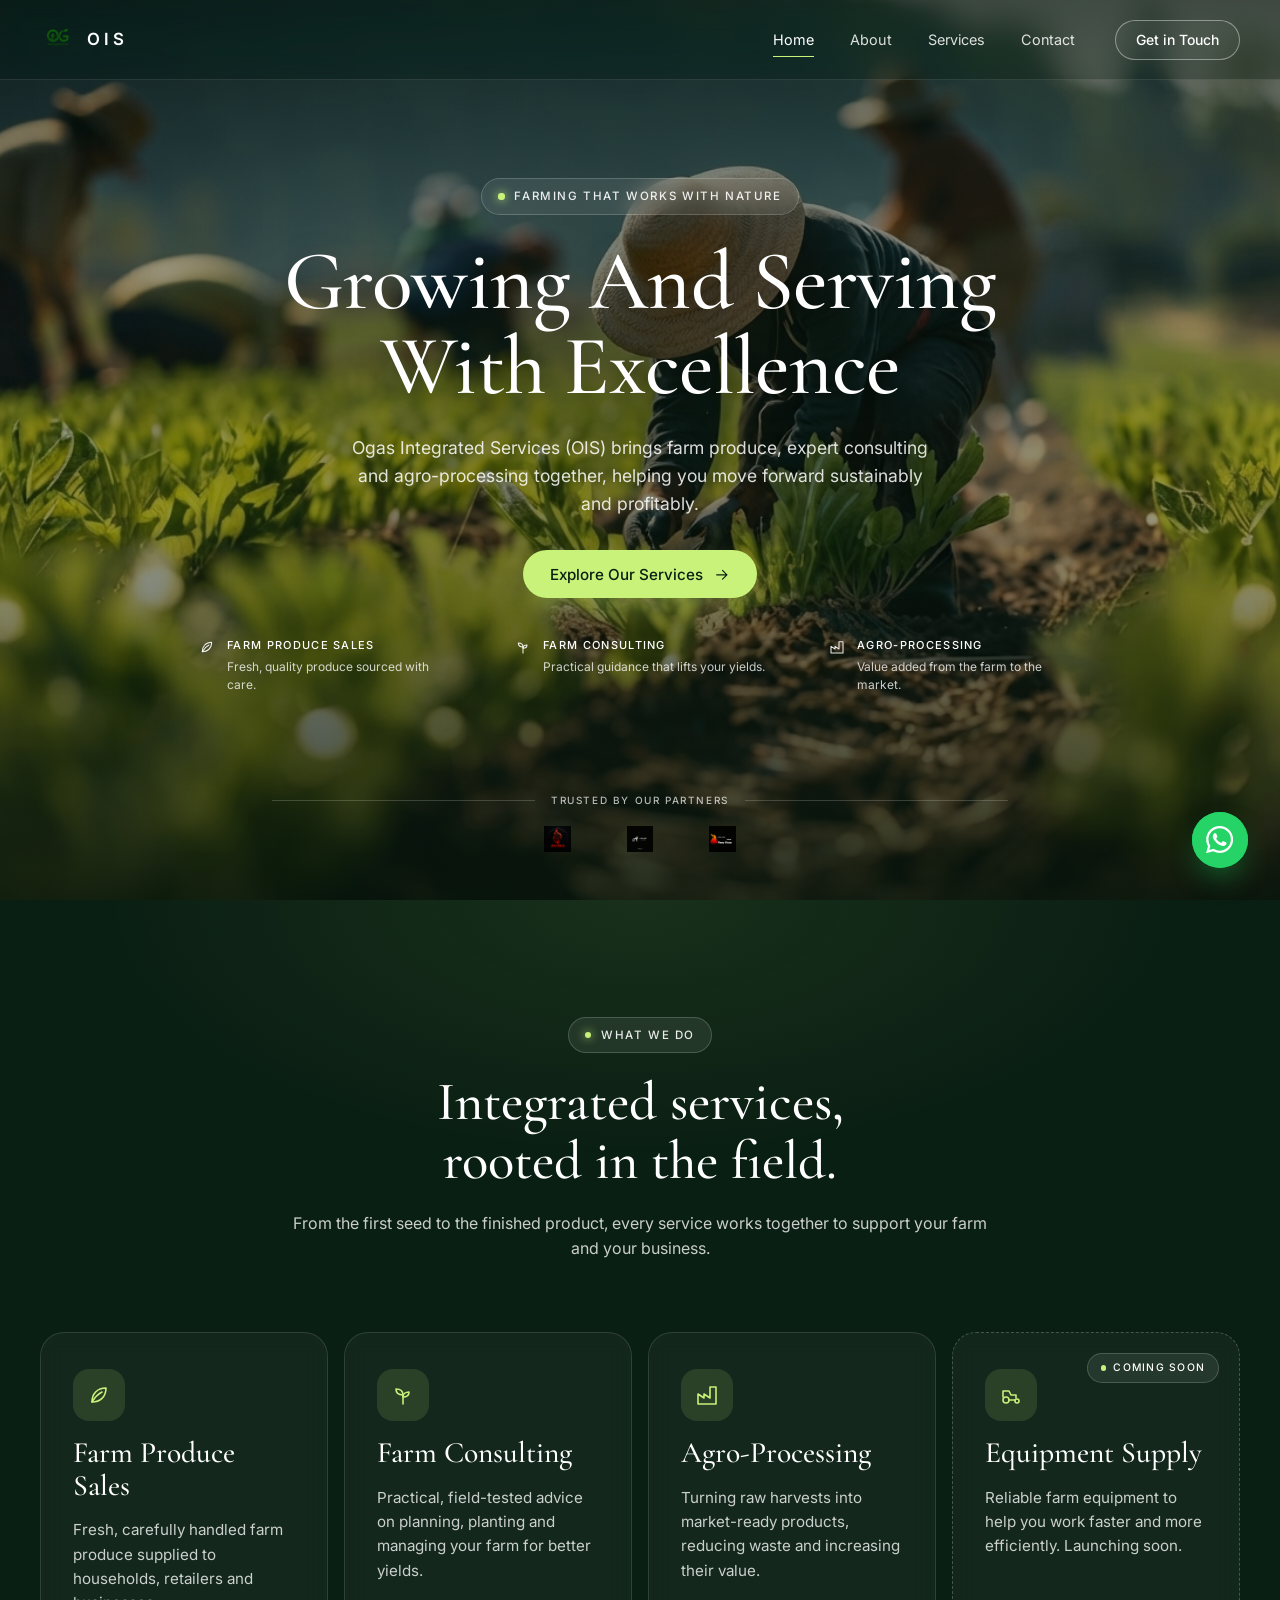
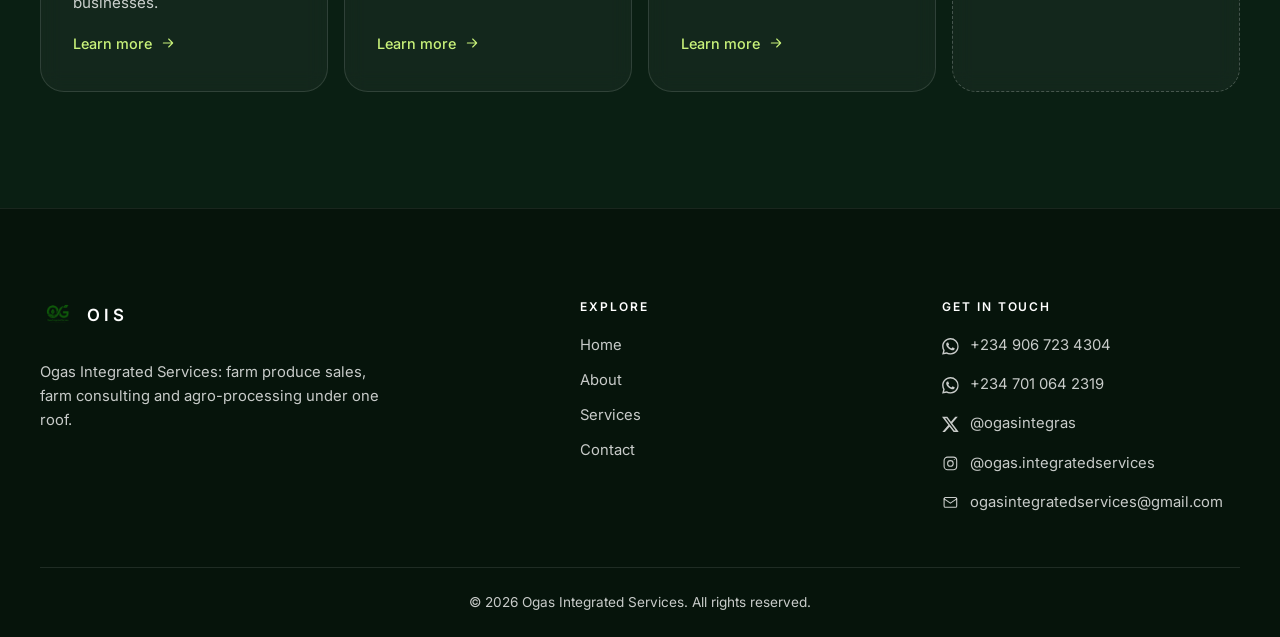
<file: Ogas agri services/index.html>
<!DOCTYPE html>
<html lang="en">
<head>
  <meta charset="UTF-8">
  <meta name="viewport" content="width=device-width, initial-scale=1">

  <title>Ogas Integrated Services</title>
  <meta name="description" content="Ogas Integrated Services brings farm produce sales, expert farm consulting and agro-processing together under one roof, helping you grow sustainably and profitably.">
  <meta name="theme-color" content="#06140b">

  <meta property="og:type" content="website">
  <meta property="og:title" content="Ogas Integrated Services">
  <meta property="og:description" content="Farm produce sales, farm consulting and agro-processing under one roof.">

  <link rel="icon" href="assets/icons/logo.ico" sizes="any">

  <!-- Preload only the hero image that the visitor's screen will actually use -->
  <link rel="preload" as="image" href="assets/images/hero-mobile.jpg" media="(max-width: 767px)" fetchpriority="high">
  <link rel="preload" as="image" href="assets/images/hero.jpg" media="(min-width: 768px)" fetchpriority="high">

  <!-- Fonts: Cormorant Garamond (display) + Inter (body) -->
  <link rel="preconnect" href="https://fonts.googleapis.com">
  <link rel="preconnect" href="https://fonts.gstatic.com" crossorigin>
  <link href="https://fonts.googleapis.com/css2?family=Cormorant+Garamond:wght@500;600&family=Inter:wght@400;500;600&display=swap" rel="stylesheet">

  <link rel="stylesheet" href="css/style.css">
  <link rel="stylesheet" href="css/responsive.css">

  <!-- Classic deferred script (not an ES module) so the site also works when opened via file:// -->
  <script src="js/main.js" defer></script>
</head>

<body>
  <!-- ===================================================================
       ICON SPRITE
       Icons that appear in several places are defined once here and reused
       with <use href="#icon-name">. Copy this block into every page that uses them.
       =================================================================== -->
  <svg class="svg-sprite" aria-hidden="true" focusable="false">
    <symbol id="icon-whatsapp" viewBox="0 0 24 24">
      <path d="M17.472 14.382c-.297-.149-1.758-.867-2.03-.967-.273-.099-.471-.148-.67.15-.197.297-.767.966-.94 1.164-.173.199-.347.223-.644.075-.297-.15-1.255-.463-2.39-1.475-.883-.788-1.48-1.761-1.653-2.059-.173-.297-.018-.458.13-.606.134-.133.298-.347.446-.52.149-.174.198-.298.298-.497.099-.198.05-.371-.025-.52-.075-.149-.669-1.612-.916-2.207-.242-.579-.487-.5-.669-.51-.173-.008-.371-.01-.57-.01-.198 0-.52.074-.792.372-.272.297-1.04 1.016-1.04 2.479 0 1.462 1.065 2.875 1.213 3.074.149.198 2.096 3.2 5.077 4.487.709.306 1.262.489 1.694.625.712.227 1.36.195 1.871.118.571-.085 1.758-.719 2.006-1.413.248-.694.248-1.289.173-1.413-.074-.124-.272-.198-.57-.347m-5.421 7.403h-.004a9.87 9.87 0 01-5.031-1.378l-.361-.214-3.741.982.998-3.648-.235-.374a9.86 9.86 0 01-1.51-5.26c.001-5.45 4.436-9.884 9.888-9.884 2.64 0 5.122 1.03 6.988 2.898a9.825 9.825 0 012.893 6.994c-.003 5.45-4.437 9.884-9.885 9.884m8.413-18.297A11.815 11.815 0 0012.05 0C5.495 0 .16 5.335.157 11.892c0 2.096.547 4.142 1.588 5.945L.057 24l6.305-1.654a11.882 11.882 0 005.683 1.448h.005c6.554 0 11.89-5.335 11.893-11.893a11.821 11.821 0 00-3.48-8.413Z"/>
    </symbol>
    <symbol id="icon-x" viewBox="0 0 24 24">
      <path d="M18.901 1.153h3.68l-8.04 9.19L24 22.846h-7.406l-5.8-7.584-6.638 7.584H.474l8.6-9.83L0 1.154h7.594l5.243 6.932ZM17.61 20.644h2.039L6.486 3.24H4.298Z"/>
    </symbol>
    <symbol id="icon-instagram" viewBox="0 0 24 24">
      <rect x="3" y="3" width="18" height="18" rx="5"/>
      <circle cx="12" cy="12" r="4"/>
      <circle cx="17.5" cy="6.5" r="0.75" fill="currentColor" stroke="none"/>
    </symbol>
    <symbol id="icon-mail" viewBox="0 0 24 24">
      <rect x="3" y="5" width="18" height="14" rx="2"/>
      <path d="m3 7 9 6 9-6"/>
    </symbol>
    <symbol id="icon-close" viewBox="0 0 24 24">
      <path d="M6 6l12 12M18 6L6 18"/>
    </symbol>
  </svg>

  <a class="skip-link" href="#main">Skip to main content</a>

  <!-- ===================================================================
       HEADER
       =================================================================== -->
  <header class="site-header" data-site-header>
    <div class="container site-header__inner">
      <a class="brand" href="index.html" aria-label="Ogas Integrated Services, home">
        <img class="brand__logo" src="assets/images/logo.png" alt="" width="36" height="36">
        <span class="brand__name">OIS</span>
      </a>

      <button class="nav-toggle" type="button" aria-controls="site-nav" aria-expanded="false" aria-label="Open menu" data-nav-toggle>
        <span class="nav-toggle__bar"></span>
        <span class="nav-toggle__bar"></span>
        <span class="nav-toggle__bar"></span>
      </button>

      <nav class="site-nav" id="site-nav" aria-label="Primary" data-site-nav>
        <ul class="site-nav__list">
          <li><a class="site-nav__link" href="index.html" aria-current="page">Home</a></li>
          <li><a class="site-nav__link" href="about.html">About</a></li>
          <li><a class="site-nav__link" href="features.html">Services</a></li>
          <li><a class="site-nav__link" href="contact.html">Contact</a></li>
        </ul>
        <a class="btn btn--outline btn--small" href="contact.html">Get in Touch</a>
      </nav>
    </div>
  </header>

  <main id="main">

    <!-- ===================================================================
         HERO
         =================================================================== -->
    <section class="hero" id="home" aria-labelledby="hero-title">
      <picture class="hero__media">
        <source media="(max-width: 767px)" srcset="assets/images/hero-mobile.jpg">
        <img src="assets/images/hero.jpg" alt="Farm workers planting young crops in a sunlit field" fetchpriority="high" decoding="async">
      </picture>
      <div class="hero__overlay" aria-hidden="true"></div>

      <div class="container hero__content">
        <div class="hero__copy">
          <p class="eyebrow"><span class="eyebrow__dot" aria-hidden="true"></span>Farming that works with nature</p>
          <h1 class="hero__title" id="hero-title">Growing And Serving With Excellence</h1>
          <p class="hero__lead">
            Ogas Integrated Services (OIS) brings farm produce, expert consulting and agro-processing
            together, helping you move forward sustainably and profitably.
          </p>
        </div>

        <div class="hero__actions">
          <a class="btn btn--primary" href="#services">
            Explore Our Services
            <svg class="icon btn__icon" viewBox="0 0 24 24" aria-hidden="true"><path d="M5 12h14M13 6l6 6-6 6"/></svg>
          </a>
        </div>
      </div>

      <!-- Service highlights: sit directly under the button -->
      <div class="container hero__bottom">
        <ul class="feature-strip" role="list">
          <li class="feature">
            <span class="feature__icon" aria-hidden="true">
              <svg class="icon" viewBox="0 0 24 24"><path d="M5 19c0-8 5-14 14-14 0 9-6 14-14 14z"/><path d="M5 19c3-5 6-8 10-10"/></svg>
            </span>
            <div class="feature__body">
              <strong class="feature__title">Farm Produce Sales</strong>
              <p class="feature__text">Fresh, quality produce sourced with care.</p>
            </div>
          </li>
          <li class="feature">
            <span class="feature__icon" aria-hidden="true">
              <svg class="icon" viewBox="0 0 24 24"><path d="M12 21v-9"/><path d="M12 12c0-4-3-6-7-6 0 4 3 6 7 6z"/><path d="M12 14c0-3 2.5-5 6-5 0 3.5-2.5 5-6 5z"/></svg>
            </span>
            <div class="feature__body">
              <strong class="feature__title">Farm Consulting</strong>
              <p class="feature__text">Practical guidance that lifts your yields.</p>
            </div>
          </li>
          <li class="feature">
            <span class="feature__icon" aria-hidden="true">
              <svg class="icon" viewBox="0 0 24 24"><path d="M3 21V11l6 4v-4l6 4V4h6v17z"/></svg>
            </span>
            <div class="feature__body">
              <strong class="feature__title">Agro-Processing</strong>
              <p class="feature__text">Value added from the farm to the market.</p>
            </div>
          </li>
        </ul>
      </div>

      <!-- Partner strip: pinned to the bottom edge of the hero.
           Logos should be transparent PNG or SVG files. CSS renders them as white silhouettes. -->
      <div class="container partners">
        <p class="partners__label" id="partners-label">Trusted by our partners</p>
        <ul class="partners__list" role="list" aria-labelledby="partners-label">
          <li class="partners__item">
            <img class="partners__logo" src="assets/images/partners/avira.png" alt="Avira" decoding="async">
          </li>
          <li class="partners__item">
            <img class="partners__logo" src="assets/images/partners/armlink.png" alt="Xlcy" decoding="async">
          </li>
          <li class="partners__item">
            <img class="partners__logo" src="assets/images/partners/flamy-tech.png" alt="Flamy Tech" decoding="async">
          </li>
        </ul>
      </div>
    </section>

    <!-- ===================================================================
         SERVICES
         =================================================================== -->
    <section class="section section--dark" id="services" aria-labelledby="services-heading">
      <div class="container">
        <header class="section-heading" data-reveal>
          <p class="eyebrow"><span class="eyebrow__dot" aria-hidden="true"></span>What we do</p>
          <h2 class="section-heading__title" id="services-heading">Integrated services, rooted in the field.</h2>
          <p class="section-heading__lead">
            From the first seed to the finished product, every service works together to
            support your farm and your business.
          </p>
        </header>

        <div class="service-grid">
          <article class="service-card" data-reveal>
            <span class="service-card__icon" aria-hidden="true">
              <svg class="icon" viewBox="0 0 24 24"><path d="M5 19c0-8 5-14 14-14 0 9-6 14-14 14z"/><path d="M5 19c3-5 6-8 10-10"/></svg>
            </span>
            <h3 class="service-card__title">Farm Produce Sales</h3>
            <p class="service-card__text">
              Fresh, carefully handled farm produce supplied to households, retailers and businesses.
            </p>
            <a class="service-card__link" href="features.html#produce">
              Learn more
              <svg class="icon" viewBox="0 0 24 24" aria-hidden="true"><path d="M5 12h14M13 6l6 6-6 6"/></svg>
            </a>
          </article>

          <article class="service-card" data-reveal data-reveal-delay="100">
            <span class="service-card__icon" aria-hidden="true">
              <svg class="icon" viewBox="0 0 24 24"><path d="M12 21v-9"/><path d="M12 12c0-4-3-6-7-6 0 4 3 6 7 6z"/><path d="M12 14c0-3 2.5-5 6-5 0 3.5-2.5 5-6 5z"/></svg>
            </span>
            <h3 class="service-card__title">Farm Consulting</h3>
            <p class="service-card__text">
              Practical, field-tested advice on planning, planting and managing your farm for better yields.
            </p>
            <a class="service-card__link" href="features.html#consulting">
              Learn more
              <svg class="icon" viewBox="0 0 24 24" aria-hidden="true"><path d="M5 12h14M13 6l6 6-6 6"/></svg>
            </a>
          </article>

          <article class="service-card" data-reveal data-reveal-delay="200">
            <span class="service-card__icon" aria-hidden="true">
              <svg class="icon" viewBox="0 0 24 24"><path d="M3 21V11l6 4v-4l6 4V4h6v17z"/></svg>
            </span>
            <h3 class="service-card__title">Agro-Processing</h3>
            <p class="service-card__text">
              Turning raw harvests into market-ready products, reducing waste and increasing their value.
            </p>
            <a class="service-card__link" href="features.html#processing">
              Learn more
              <svg class="icon" viewBox="0 0 24 24" aria-hidden="true"><path d="M5 12h14M13 6l6 6-6 6"/></svg>
            </a>
          </article>

          <article class="service-card service-card--upcoming" data-reveal data-reveal-delay="300">
            <span class="service-card__badge"><span class="service-card__badge-dot" aria-hidden="true"></span>Coming soon</span>
            <span class="service-card__icon" aria-hidden="true">
              <svg class="icon" viewBox="0 0 24 24"><circle cx="7" cy="17" r="3"/><circle cx="18" cy="18" r="2"/><path d="M10 17h6M4 14V8h6l2 4h5v3"/></svg>
            </span>
            <h3 class="service-card__title">Equipment Supply</h3>
            <p class="service-card__text">
              Reliable farm equipment to help you work faster and more efficiently. Launching soon.
            </p>
          </article>
        </div>
      </div>
    </section>

  </main>

  <!-- ===================================================================
       FOOTER
       =================================================================== -->
  <footer class="site-footer">
    <div class="container">
      <div class="site-footer__grid">
        <div class="site-footer__brand">
          <a class="brand" href="index.html" aria-label="Ogas Integrated Services, home">
            <img class="brand__logo" src="assets/images/logo.png" alt="" width="36" height="36">
            <span class="brand__name">OIS</span>
          </a>
          <p class="site-footer__blurb">
            Ogas Integrated Services: farm produce sales, farm consulting and agro-processing
            under one roof.
          </p>
        </div>

        <nav aria-label="Footer">
          <h2 class="site-footer__heading">Explore</h2>
          <ul class="site-footer__links" role="list">
            <li><a class="site-footer__link" href="index.html">Home</a></li>
            <li><a class="site-footer__link" href="about.html">About</a></li>
            <li><a class="site-footer__link" href="features.html">Services</a></li>
            <li><a class="site-footer__link" href="contact.html">Contact</a></li>
          </ul>
        </nav>

        <div>
          <h2 class="site-footer__heading">Get in touch</h2>
          <ul class="site-footer__links" role="list">
            <li>
              <a class="site-footer__link site-footer__link--icon" href="https://wa.me/2349067234304" target="_blank" rel="noopener noreferrer" aria-label="Chat on WhatsApp: +234 906 723 4304">
                <svg class="icon icon--filled" aria-hidden="true"><use href="#icon-whatsapp"/></svg>
                <span>+234 906 723 4304</span>
              </a>
            </li>
            <li>
              <a class="site-footer__link site-footer__link--icon" href="https://wa.me/2347010642319" target="_blank" rel="noopener noreferrer" aria-label="Chat on WhatsApp: +234 701 064 2319">
                <svg class="icon icon--filled" aria-hidden="true"><use href="#icon-whatsapp"/></svg>
                <span>+234 701 064 2319</span>
              </a>
            </li>
            <li>
              <a class="site-footer__link site-footer__link--icon" href="https://x.com/ogasintegras" target="_blank" rel="noopener noreferrer" aria-label="Follow us on X (Twitter): @ogasintegras">
                <svg class="icon icon--filled" aria-hidden="true"><use href="#icon-x"/></svg>
                <span>@ogasintegras</span>
              </a>
            </li>
            <li>
              <a class="site-footer__link site-footer__link--icon" href="https://www.instagram.com/ogas.integratedservices" target="_blank" rel="noopener noreferrer" aria-label="Follow us on Instagram: @ogas.integratedservices">
                <svg class="icon" aria-hidden="true"><use href="#icon-instagram"/></svg>
                <span>@ogas.integratedservices</span>
              </a>
            </li>
            <!-- PLACEHOLDER: replace with the real email address -->
            <li>
              <a class="site-footer__link site-footer__link--icon" href="mailto:ogasintegratedservices@gmail.com">
                <svg class="icon" aria-hidden="true"><use href="#icon-mail"/></svg>
                <span>ogasintegratedservices@gmail.com</span>
              </a>
            </li>
          </ul>
        </div>
      </div>

      <div class="site-footer__bottom">
        <p>&copy; <span data-current-year>2026</span> Ogas Integrated Services. All rights reserved.</p>
      </div>
    </div>
  </footer>

  <!-- ===================================================================
       FLOATING WHATSAPP
       Without JavaScript the round button is a plain link to the first line.
       With JavaScript (js/main.js) it opens a panel that lets the visitor pick a line.
       Numbers are written for wa.me: country code + number, no "+", spaces or leading zero.
       =================================================================== -->
  <div class="whatsapp-float" data-whatsapp-float>
    <div class="whatsapp-float__panel" id="whatsapp-panel" data-whatsapp-panel>
      <p class="whatsapp-float__title">Chat with us on WhatsApp</p>
      <p class="whatsapp-float__subtitle">Choose a line and we will reply as soon as we can.</p>
      <ul class="whatsapp-float__list" role="list">
        <li>
          <a class="whatsapp-float__link" href="https://wa.me/2349067234304?text=Hello%20Ogas%20Integrated%20Services%2C%20I%20would%20like%20to%20make%20an%20enquiry." target="_blank" rel="noopener noreferrer">
            <span class="whatsapp-float__link-icon" aria-hidden="true">
              <svg class="icon icon--filled"><use href="#icon-whatsapp"/></svg>
            </span>
            <span>
              <span class="whatsapp-float__link-label">Line 1</span>
              <span class="whatsapp-float__link-number">+234 906 723 4304</span>
            </span>
          </a>
        </li>
        <li>
          <a class="whatsapp-float__link" href="https://wa.me/2347010642319?text=Hello%20Ogas%20Integrated%20Services%2C%20I%20would%20like%20to%20make%20an%20enquiry." target="_blank" rel="noopener noreferrer">
            <span class="whatsapp-float__link-icon" aria-hidden="true">
              <svg class="icon icon--filled"><use href="#icon-whatsapp"/></svg>
            </span>
            <span>
              <span class="whatsapp-float__link-label">Line 2</span>
              <span class="whatsapp-float__link-number">+234 701 064 2319</span>
            </span>
          </a>
        </li>
      </ul>
    </div>

    <a class="whatsapp-float__button" href="https://wa.me/2349067234304?text=Hello%20Ogas%20Integrated%20Services%2C%20I%20would%20like%20to%20make%20an%20enquiry." target="_blank" rel="noopener noreferrer" aria-label="Chat with us on WhatsApp" data-whatsapp-toggle>
      <svg class="icon icon--filled whatsapp-float__icon whatsapp-float__icon--open" aria-hidden="true"><use href="#icon-whatsapp"/></svg>
      <svg class="icon whatsapp-float__icon whatsapp-float__icon--close" aria-hidden="true"><use href="#icon-close"/></svg>
    </a>
  </div>
</body>
</html>
</file>
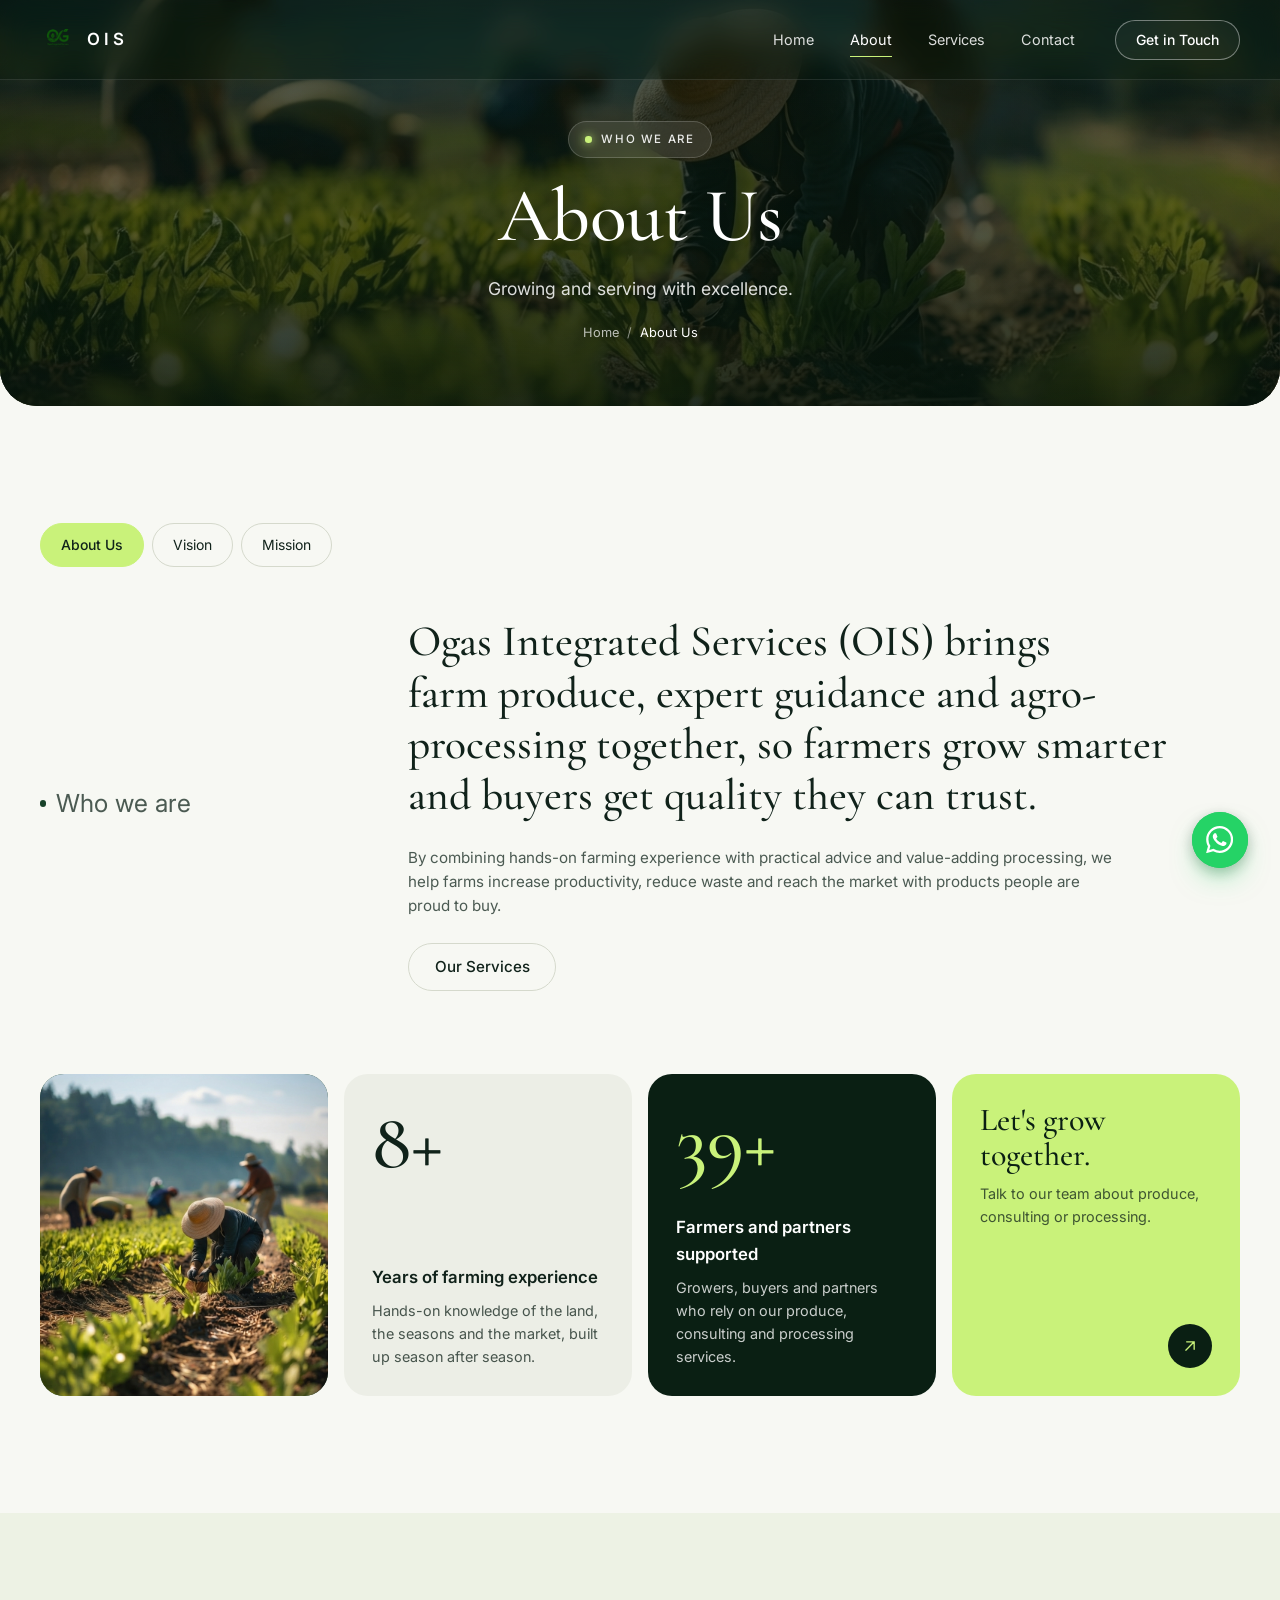
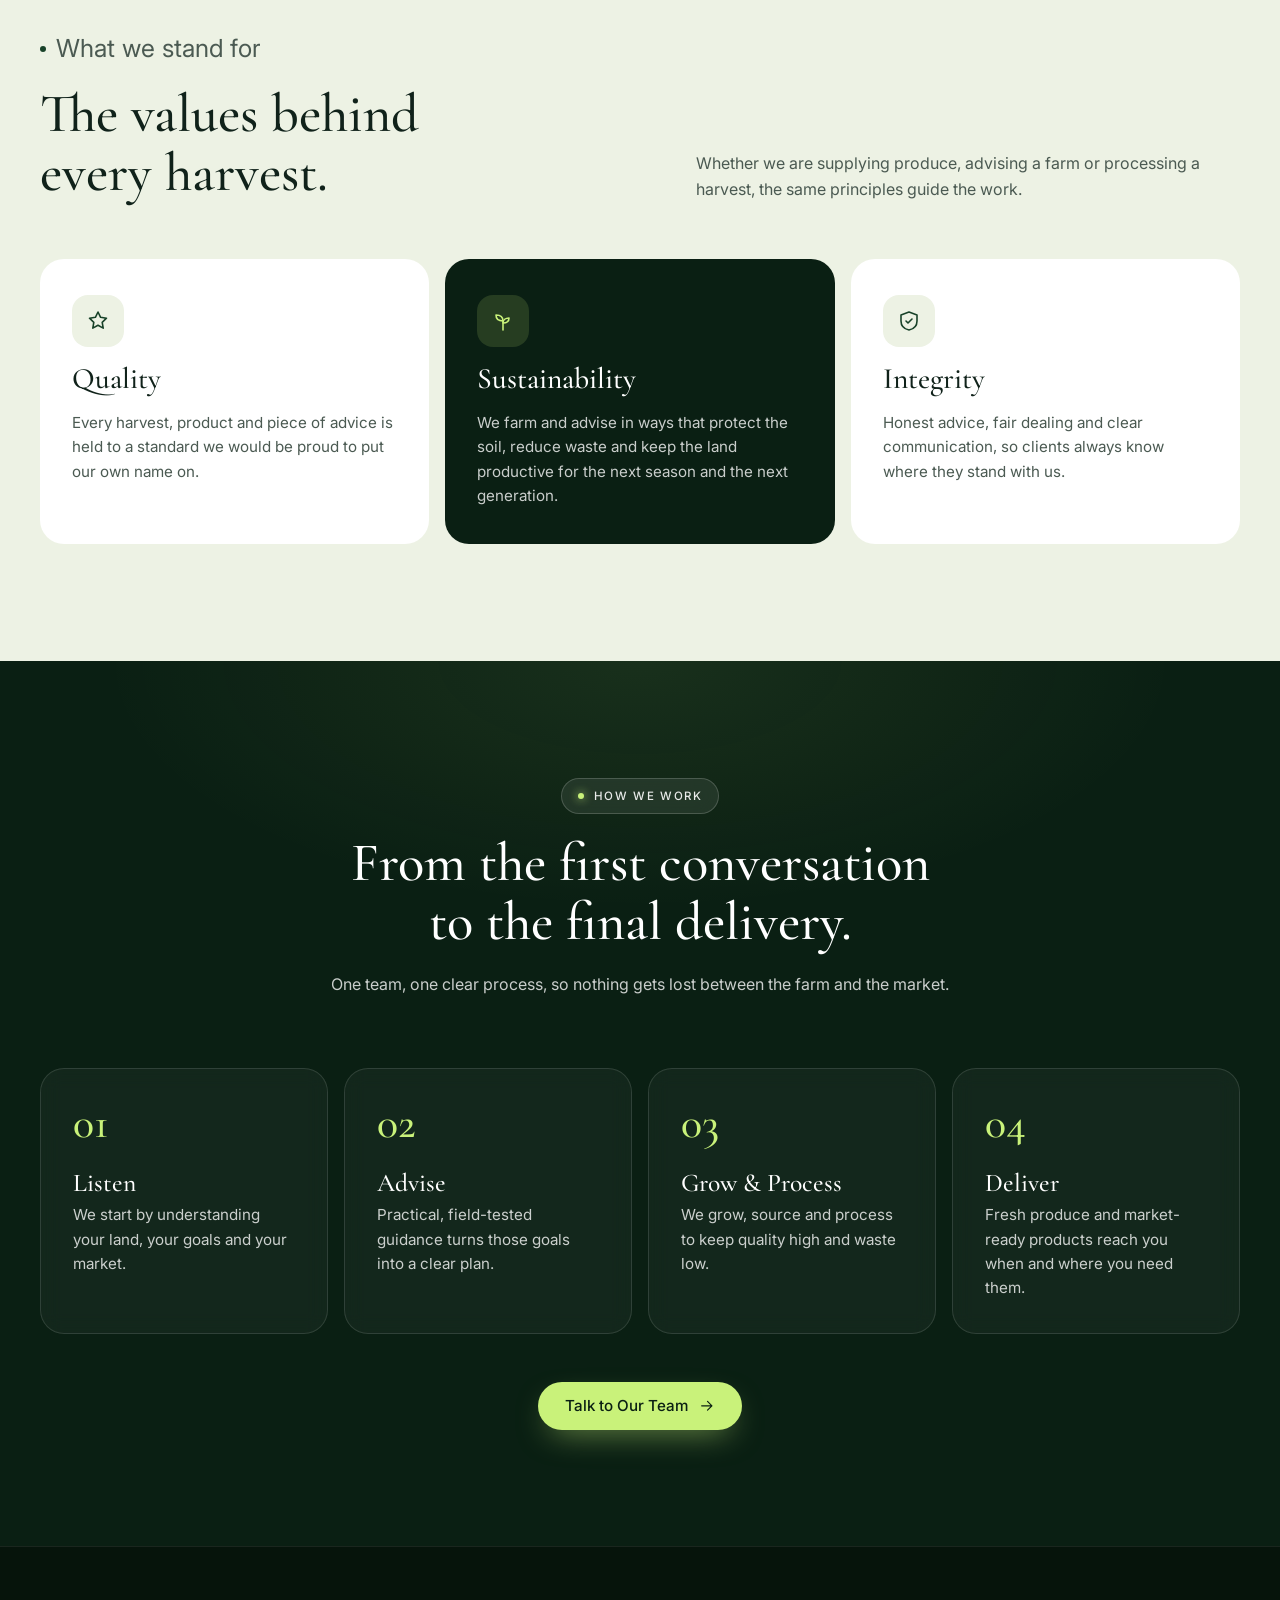
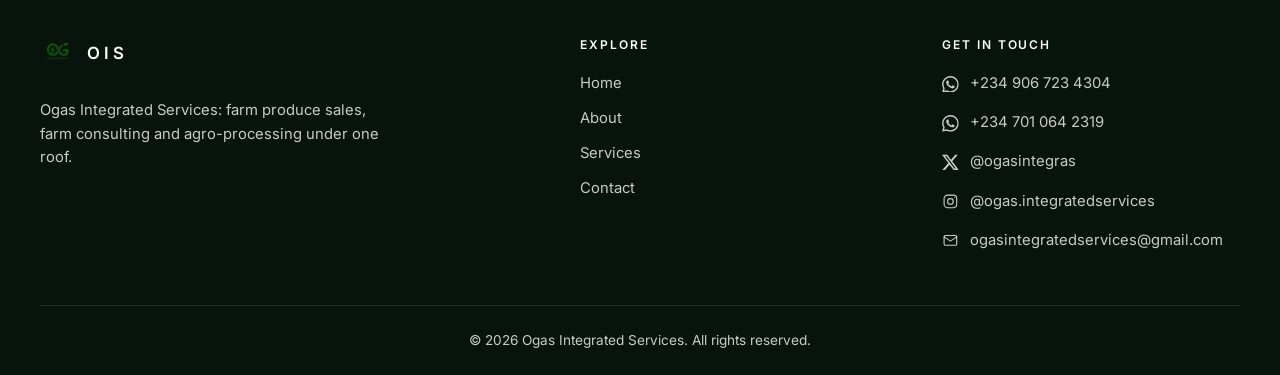
<file: Ogas agri services/about.html>
<!DOCTYPE html>
<html lang="en">
<head>
  <meta charset="UTF-8">
  <meta name="viewport" content="width=device-width, initial-scale=1">

  <title>About Us | Ogas Integrated Services (OIS)</title>
  <meta name="description" content="Learn about Ogas Integrated Services (OIS): who we are, the values we work by and how we bring farm produce sales, farm consulting and agro-processing together.">
  <meta name="theme-color" content="#06140b">

  <meta property="og:type" content="website">
  <meta property="og:title" content="About Us | Ogas Integrated Services">
  <meta property="og:description" content="Growing and serving with excellence. Farm produce sales, farm consulting and agro-processing under one roof.">

  <link rel="icon" href="assets/icons/logo.ico" sizes="any">

  <!-- Fonts: Cormorant Garamond (display) + Inter (body) -->
  <link rel="preconnect" href="https://fonts.googleapis.com">
  <link rel="preconnect" href="https://fonts.gstatic.com" crossorigin>
  <link href="https://fonts.googleapis.com/css2?family=Cormorant+Garamond:wght@500;600&family=Inter:wght@400;500;600&display=swap" rel="stylesheet">

  <link rel="stylesheet" href="css/style.css">
  <link rel="stylesheet" href="css/responsive.css">
  <link rel="stylesheet" href="css/about.css">

  <!-- Classic deferred scripts (not ES modules) so the site also works when opened via file:// -->
  <script src="js/main.js" defer></script>
  <script src="js/about.js" defer></script>
</head>

<body>
  <!-- ===================================================================
       ICON SPRITE
       Same block as index.html. Icons are defined once and reused with <use href="#icon-name">.
       =================================================================== -->
  <svg class="svg-sprite" aria-hidden="true" focusable="false">
    <symbol id="icon-whatsapp" viewBox="0 0 24 24">
      <path d="M17.472 14.382c-.297-.149-1.758-.867-2.03-.967-.273-.099-.471-.148-.67.15-.197.297-.767.966-.94 1.164-.173.199-.347.223-.644.075-.297-.15-1.255-.463-2.39-1.475-.883-.788-1.48-1.761-1.653-2.059-.173-.297-.018-.458.13-.606.134-.133.298-.347.446-.52.149-.174.198-.298.298-.497.099-.198.05-.371-.025-.52-.075-.149-.669-1.612-.916-2.207-.242-.579-.487-.5-.669-.51-.173-.008-.371-.01-.57-.01-.198 0-.52.074-.792.372-.272.297-1.04 1.016-1.04 2.479 0 1.462 1.065 2.875 1.213 3.074.149.198 2.096 3.2 5.077 4.487.709.306 1.262.489 1.694.625.712.227 1.36.195 1.871.118.571-.085 1.758-.719 2.006-1.413.248-.694.248-1.289.173-1.413-.074-.124-.272-.198-.57-.347m-5.421 7.403h-.004a9.87 9.87 0 01-5.031-1.378l-.361-.214-3.741.982.998-3.648-.235-.374a9.86 9.86 0 01-1.51-5.26c.001-5.45 4.436-9.884 9.888-9.884 2.64 0 5.122 1.03 6.988 2.898a9.825 9.825 0 012.893 6.994c-.003 5.45-4.437 9.884-9.885 9.884m8.413-18.297A11.815 11.815 0 0012.05 0C5.495 0 .16 5.335.157 11.892c0 2.096.547 4.142 1.588 5.945L.057 24l6.305-1.654a11.882 11.882 0 005.683 1.448h.005c6.554 0 11.89-5.335 11.893-11.893a11.821 11.821 0 00-3.48-8.413Z"/>
    </symbol>
    <symbol id="icon-x" viewBox="0 0 24 24">
      <path d="M18.901 1.153h3.68l-8.04 9.19L24 22.846h-7.406l-5.8-7.584-6.638 7.584H.474l8.6-9.83L0 1.154h7.594l5.243 6.932ZM17.61 20.644h2.039L6.486 3.24H4.298Z"/>
    </symbol>
    <symbol id="icon-instagram" viewBox="0 0 24 24">
      <rect x="3" y="3" width="18" height="18" rx="5"/>
      <circle cx="12" cy="12" r="4"/>
      <circle cx="17.5" cy="6.5" r="0.75" fill="currentColor" stroke="none"/>
    </symbol>
    <symbol id="icon-mail" viewBox="0 0 24 24">
      <rect x="3" y="5" width="18" height="14" rx="2"/>
      <path d="m3 7 9 6 9-6"/>
    </symbol>
    <symbol id="icon-close" viewBox="0 0 24 24">
      <path d="M6 6l12 12M18 6L6 18"/>
    </symbol>
  </svg>

  <a class="skip-link" href="#main">Skip to main content</a>

  <!-- ===================================================================
       HEADER
       =================================================================== -->
  <header class="site-header" data-site-header>
    <div class="container site-header__inner">
      <a class="brand" href="index.html" aria-label="Ogas Integrated Services, home">
        <img class="brand__logo" src="assets/images/logo.png" alt="" width="36" height="36">
        <span class="brand__name">OIS</span>
      </a>

      <button class="nav-toggle" type="button" aria-controls="site-nav" aria-expanded="false" aria-label="Open menu" data-nav-toggle>
        <span class="nav-toggle__bar"></span>
        <span class="nav-toggle__bar"></span>
        <span class="nav-toggle__bar"></span>
      </button>

      <nav class="site-nav" id="site-nav" aria-label="Primary" data-site-nav>
        <ul class="site-nav__list">
          <li><a class="site-nav__link" href="index.html">Home</a></li>
          <li><a class="site-nav__link" href="about.html" aria-current="page">About</a></li>
          <li><a class="site-nav__link" href="features.html">Services</a></li>
          <li><a class="site-nav__link" href="contact.html">Contact</a></li>
        </ul>
        <a class="btn btn--outline btn--small" href="contact.html">Get in Touch</a>
      </nav>
    </div>
  </header>

  <main id="main">

    <!-- ===================================================================
         PAGE BANNER
         =================================================================== -->
    <section class="page-banner" aria-labelledby="page-title">
      <img class="page-banner__media" src="assets/images/hero.jpg" alt="" fetchpriority="high" decoding="async">
      <div class="page-banner__overlay" aria-hidden="true"></div>

      <div class="container page-banner__content">
        <p class="eyebrow"><span class="eyebrow__dot" aria-hidden="true"></span>Who we are</p>
        <h1 class="page-banner__title" id="page-title">About Us</h1>
        <p class="page-banner__lead">Growing and serving with excellence.</p>

        <nav aria-label="Breadcrumb">
          <ol class="breadcrumb">
            <li><a href="index.html">Home</a></li>
            <li aria-current="page">About Us</li>
          </ol>
        </nav>
      </div>
    </section>

    <!-- ===================================================================
         WHO WE ARE + NUMBERS
         =================================================================== -->
    <section class="section section--light" id="who-we-are" aria-labelledby="who-heading">
      <div class="container">
        <h2 class="visually-hidden" id="who-heading">Who we are</h2>

        <div class="about__tabs" role="tablist" aria-label="About Ogas Integrated Services" data-tabs data-reveal>
          <button class="pill-tab" type="button" role="tab" id="tab-about" aria-controls="panel-about" aria-selected="true">About Us</button>
          <button class="pill-tab" type="button" role="tab" id="tab-vision" aria-controls="panel-vision" aria-selected="false" tabindex="-1">Vision</button>
          <button class="pill-tab" type="button" role="tab" id="tab-mission" aria-controls="panel-mission" aria-selected="false" tabindex="-1">Mission</button>
        </div>

        <div class="about__layout" data-reveal>
          <p class="section-tag">Who we are</p>

          <div class="about__panels">
            <div class="about__panel" role="tabpanel" id="panel-about" aria-labelledby="tab-about">
              <p class="about__statement">
                Ogas Integrated Services (OIS) brings farm produce, expert guidance and agro-processing
                together, so farmers grow smarter and buyers get quality they can trust.
              </p>
              <p class="about__support">
                By combining hands-on farming experience with practical advice and value-adding
                processing, we help farms increase productivity, reduce waste and reach the market
                with products people are proud to buy.
              </p>
              <a class="btn btn--outline-dark" href="features.html">Our Services</a>
            </div>

            <div class="about__panel" role="tabpanel" id="panel-vision" aria-labelledby="tab-vision" hidden>
              <p class="about__statement">
                To be a trusted name in Nigerian agribusiness, where every farm we touch becomes
                more productive, more profitable and more sustainable.
              </p>
              <p class="about__support">
                We see a future where good farming is well supported, fairly rewarded and built to
                last for generations to come.
              </p>
              <a class="btn btn--outline-dark" href="features.html">Our Services</a>
            </div>

            <div class="about__panel" role="tabpanel" id="panel-mission" aria-labelledby="tab-mission" hidden>
              <p class="about__statement">
                To connect people with good farming: selling quality produce, advising farmers with
                practical expertise, and adding value through processing.
              </p>
              <p class="about__support">
                Every service we offer is designed to work alongside the others, so our clients get
                one dependable partner instead of several disconnected ones.
              </p>
              <a class="btn btn--outline-dark" href="features.html">Our Services</a>
            </div>
          </div>
        </div>

        <div class="stat-grid" data-reveal>
          <figure class="stat-card stat-card--image">
            <img src="assets/images/hero-mobile.jpg" alt="Farm workers planting young crops in a sunlit field" loading="lazy" decoding="async">
          </figure>

          <article class="stat-card stat-card--neutral">
            <!-- PLACEHOLDER: replace 10 with the real number of years -->
            <p class="stat-card__value"><span data-count-to="10">10</span>+</p>
            <div>
              <h3 class="stat-card__title">Years of farming experience</h3>
              <p class="stat-card__text">
                Hands-on knowledge of the land, the seasons and the market, built up season after season.
              </p>
            </div>
          </article>

          <article class="stat-card stat-card--dark">
            <!-- PLACEHOLDER: replace 50 with the real number of farmers and partners supported -->
            <p class="stat-card__value"><span data-count-to="50">50</span>+</p>
            <div>
              <h3 class="stat-card__title">Farmers and partners supported</h3>
              <p class="stat-card__text">
                Growers, buyers and partners who rely on our produce, consulting and processing services.
              </p>
            </div>
          </article>

          <a class="stat-card stat-card--cta" href="contact.html">
            <div>
              <p class="stat-card__headline">Let's grow together.</p>
              <p class="stat-card__text">Talk to our team about produce, consulting or processing.</p>
            </div>
            <span class="stat-card__arrow" aria-hidden="true">
              <svg class="icon" viewBox="0 0 24 24"><path d="M7 17L17 7M8 7h9v9"/></svg>
            </span>
          </a>
        </div>
      </div>
    </section>

    <!-- ===================================================================
         VALUES
         =================================================================== -->
    <section class="section section--light section--sage" id="values" aria-labelledby="values-heading">
      <div class="container">
        <header class="section-intro" data-reveal>
          <div class="section-intro__heading">
            <p class="section-tag">What we stand for</p>
            <h2 class="section-intro__title" id="values-heading">The values behind every harvest.</h2>
          </div>
          <p class="section-intro__text">
            Whether we are supplying produce, advising a farm or processing a harvest,
            the same principles guide the work.
          </p>
        </header>

        <div class="value-grid">
          <article class="value-card" data-reveal>
            <span class="value-card__icon" aria-hidden="true">
              <svg class="icon" viewBox="0 0 24 24"><path d="M12 3l2.6 5.3 5.9.9-4.3 4.1 1 5.8L12 16.3 6.8 19.1l1-5.8L3.5 9.2l5.9-.9z"/></svg>
            </span>
            <h3 class="value-card__title">Quality</h3>
            <p class="value-card__text">
              Every harvest, product and piece of advice is held to a standard we would be proud
              to put our own name on.
            </p>
          </article>

          <article class="value-card value-card--featured" data-reveal data-reveal-delay="100">
            <span class="value-card__icon" aria-hidden="true">
              <svg class="icon" viewBox="0 0 24 24"><path d="M12 21v-9"/><path d="M12 12c0-4-3-6-7-6 0 4 3 6 7 6z"/><path d="M12 14c0-3 2.5-5 6-5 0 3.5-2.5 5-6 5z"/></svg>
            </span>
            <h3 class="value-card__title">Sustainability</h3>
            <p class="value-card__text">
              We farm and advise in ways that protect the soil, reduce waste and keep the land
              productive for the next season and the next generation.
            </p>
          </article>

          <article class="value-card" data-reveal data-reveal-delay="200">
            <span class="value-card__icon" aria-hidden="true">
              <svg class="icon" viewBox="0 0 24 24"><path d="M12 3l8 3v6c0 4.5-3.2 8-8 9-4.8-1-8-4.5-8-9V6z"/><path d="M9 12l2 2 4-4"/></svg>
            </span>
            <h3 class="value-card__title">Integrity</h3>
            <p class="value-card__text">
              Honest advice, fair dealing and clear communication, so clients always know where
              they stand with us.
            </p>
          </article>
        </div>
      </div>
    </section>

    <!-- ===================================================================
         HOW WE WORK
         =================================================================== -->
    <section class="section section--dark" id="process" aria-labelledby="process-heading">
      <div class="container">
        <header class="section-heading" data-reveal>
          <p class="eyebrow"><span class="eyebrow__dot" aria-hidden="true"></span>How we work</p>
          <h2 class="section-heading__title" id="process-heading">From the first conversation to the final delivery.</h2>
          <p class="section-heading__lead">
            One team, one clear process, so nothing gets lost between the farm and the market.
          </p>
        </header>

        <ol class="process-list">
          <li class="process-step" data-reveal>
            <span class="process-step__number" aria-hidden="true">01</span>
            <div>
              <h3 class="process-step__title">Listen</h3>
              <p class="process-step__text">We start by understanding your land, your goals and your market.</p>
            </div>
          </li>
          <li class="process-step" data-reveal data-reveal-delay="100">
            <span class="process-step__number" aria-hidden="true">02</span>
            <div>
              <h3 class="process-step__title">Advise</h3>
              <p class="process-step__text">Practical, field-tested guidance turns those goals into a clear plan.</p>
            </div>
          </li>
          <li class="process-step" data-reveal data-reveal-delay="200">
            <span class="process-step__number" aria-hidden="true">03</span>
            <div>
              <h3 class="process-step__title">Grow &amp; Process</h3>
              <p class="process-step__text">We grow, source and process to keep quality high and waste low.</p>
            </div>
          </li>
          <li class="process-step" data-reveal data-reveal-delay="300">
            <span class="process-step__number" aria-hidden="true">04</span>
            <div>
              <h3 class="process-step__title">Deliver</h3>
              <p class="process-step__text">Fresh produce and market-ready products reach you when and where you need them.</p>
            </div>
          </li>
        </ol>

        <div class="process__cta" data-reveal>
          <a class="btn btn--primary" href="contact.html">
            Talk to Our Team
            <svg class="icon btn__icon" viewBox="0 0 24 24" aria-hidden="true"><path d="M5 12h14M13 6l6 6-6 6"/></svg>
          </a>
        </div>
      </div>
    </section>

  </main>

  <!-- ===================================================================
       FOOTER
       =================================================================== -->
  <footer class="site-footer">
    <div class="container">
      <div class="site-footer__grid">
        <div class="site-footer__brand">
          <a class="brand" href="index.html" aria-label="Ogas Integrated Services, home">
            <img class="brand__logo" src="assets/images/logo.png" alt="" width="36" height="36">
            <span class="brand__name">OIS</span>
          </a>
          <p class="site-footer__blurb">
            Ogas Integrated Services: farm produce sales, farm consulting and agro-processing
            under one roof.
          </p>
        </div>

        <nav aria-label="Footer">
          <h2 class="site-footer__heading">Explore</h2>
          <ul class="site-footer__links" role="list">
            <li><a class="site-footer__link" href="index.html">Home</a></li>
            <li><a class="site-footer__link" href="about.html">About</a></li>
            <li><a class="site-footer__link" href="features.html">Services</a></li>
            <li><a class="site-footer__link" href="contact.html">Contact</a></li>
          </ul>
        </nav>

        <div>
          <h2 class="site-footer__heading">Get in touch</h2>
          <ul class="site-footer__links" role="list">
            <li>
              <a class="site-footer__link site-footer__link--icon" href="https://wa.me/2349067234304" target="_blank" rel="noopener noreferrer" aria-label="Chat on WhatsApp: +234 906 723 4304">
                <svg class="icon icon--filled" aria-hidden="true"><use href="#icon-whatsapp"/></svg>
                <span>+234 906 723 4304</span>
              </a>
            </li>
            <li>
              <a class="site-footer__link site-footer__link--icon" href="https://wa.me/2347010642319" target="_blank" rel="noopener noreferrer" aria-label="Chat on WhatsApp: +234 701 064 2319">
                <svg class="icon icon--filled" aria-hidden="true"><use href="#icon-whatsapp"/></svg>
                <span>+234 701 064 2319</span>
              </a>
            </li>
            <li>
              <a class="site-footer__link site-footer__link--icon" href="https://x.com/ogasintegras" target="_blank" rel="noopener noreferrer" aria-label="Follow us on X (Twitter): @ogasintegras">
                <svg class="icon icon--filled" aria-hidden="true"><use href="#icon-x"/></svg>
                <span>@ogasintegras</span>
              </a>
            </li>
            <li>
              <a class="site-footer__link site-footer__link--icon" href="https://www.instagram.com/ogas.integratedservices" target="_blank" rel="noopener noreferrer" aria-label="Follow us on Instagram: @ogas.integratedservices">
                <svg class="icon" aria-hidden="true"><use href="#icon-instagram"/></svg>
                <span>@ogas.integratedservices</span>
              </a>
            </li>
            <li>
              <a class="site-footer__link site-footer__link--icon" href="mailto:ogasintegratedservices@gmail.com">
                <svg class="icon" aria-hidden="true"><use href="#icon-mail"/></svg>
                <span>ogasintegratedservices@gmail.com</span>
              </a>
            </li>
          </ul>
        </div>
      </div>

      <div class="site-footer__bottom">
        <p>&copy; <span data-current-year>2026</span> Ogas Integrated Services. All rights reserved.</p>
      </div>
    </div>
  </footer>

  <!-- ===================================================================
       FLOATING WHATSAPP
       Same widget as index.html. Without JavaScript the round button is a plain link to the first line.
       With JavaScript (js/main.js) it opens a panel that lets the visitor pick a line.
       =================================================================== -->
  <div class="whatsapp-float" data-whatsapp-float>
    <div class="whatsapp-float__panel" id="whatsapp-panel" data-whatsapp-panel>
      <p class="whatsapp-float__title">Chat with us on WhatsApp</p>
      <p class="whatsapp-float__subtitle">Choose a line and we will reply as soon as we can.</p>
      <ul class="whatsapp-float__list" role="list">
        <li>
          <a class="whatsapp-float__link" href="https://wa.me/2349067234304?text=Hello%20Ogas%20Integrated%20Services%2C%20I%20would%20like%20to%20make%20an%20enquiry." target="_blank" rel="noopener noreferrer">
            <span class="whatsapp-float__link-icon" aria-hidden="true">
              <svg class="icon icon--filled"><use href="#icon-whatsapp"/></svg>
            </span>
            <span>
              <span class="whatsapp-float__link-label">Line 1</span>
              <span class="whatsapp-float__link-number">+234 906 723 4304</span>
            </span>
          </a>
        </li>
        <li>
          <a class="whatsapp-float__link" href="https://wa.me/2347010642319?text=Hello%20Ogas%20Integrated%20Services%2C%20I%20would%20like%20to%20make%20an%20enquiry." target="_blank" rel="noopener noreferrer">
            <span class="whatsapp-float__link-icon" aria-hidden="true">
              <svg class="icon icon--filled"><use href="#icon-whatsapp"/></svg>
            </span>
            <span>
              <span class="whatsapp-float__link-label">Line 2</span>
              <span class="whatsapp-float__link-number">+234 701 064 2319</span>
            </span>
          </a>
        </li>
      </ul>
    </div>

    <a class="whatsapp-float__button" href="https://wa.me/2349067234304?text=Hello%20Ogas%20Integrated%20Services%2C%20I%20would%20like%20to%20make%20an%20enquiry." target="_blank" rel="noopener noreferrer" aria-label="Chat with us on WhatsApp" data-whatsapp-toggle>
      <svg class="icon icon--filled whatsapp-float__icon whatsapp-float__icon--open" aria-hidden="true"><use href="#icon-whatsapp"/></svg>
      <svg class="icon whatsapp-float__icon whatsapp-float__icon--close" aria-hidden="true"><use href="#icon-close"/></svg>
    </a>
  </div>
</body>
</html>
</file>
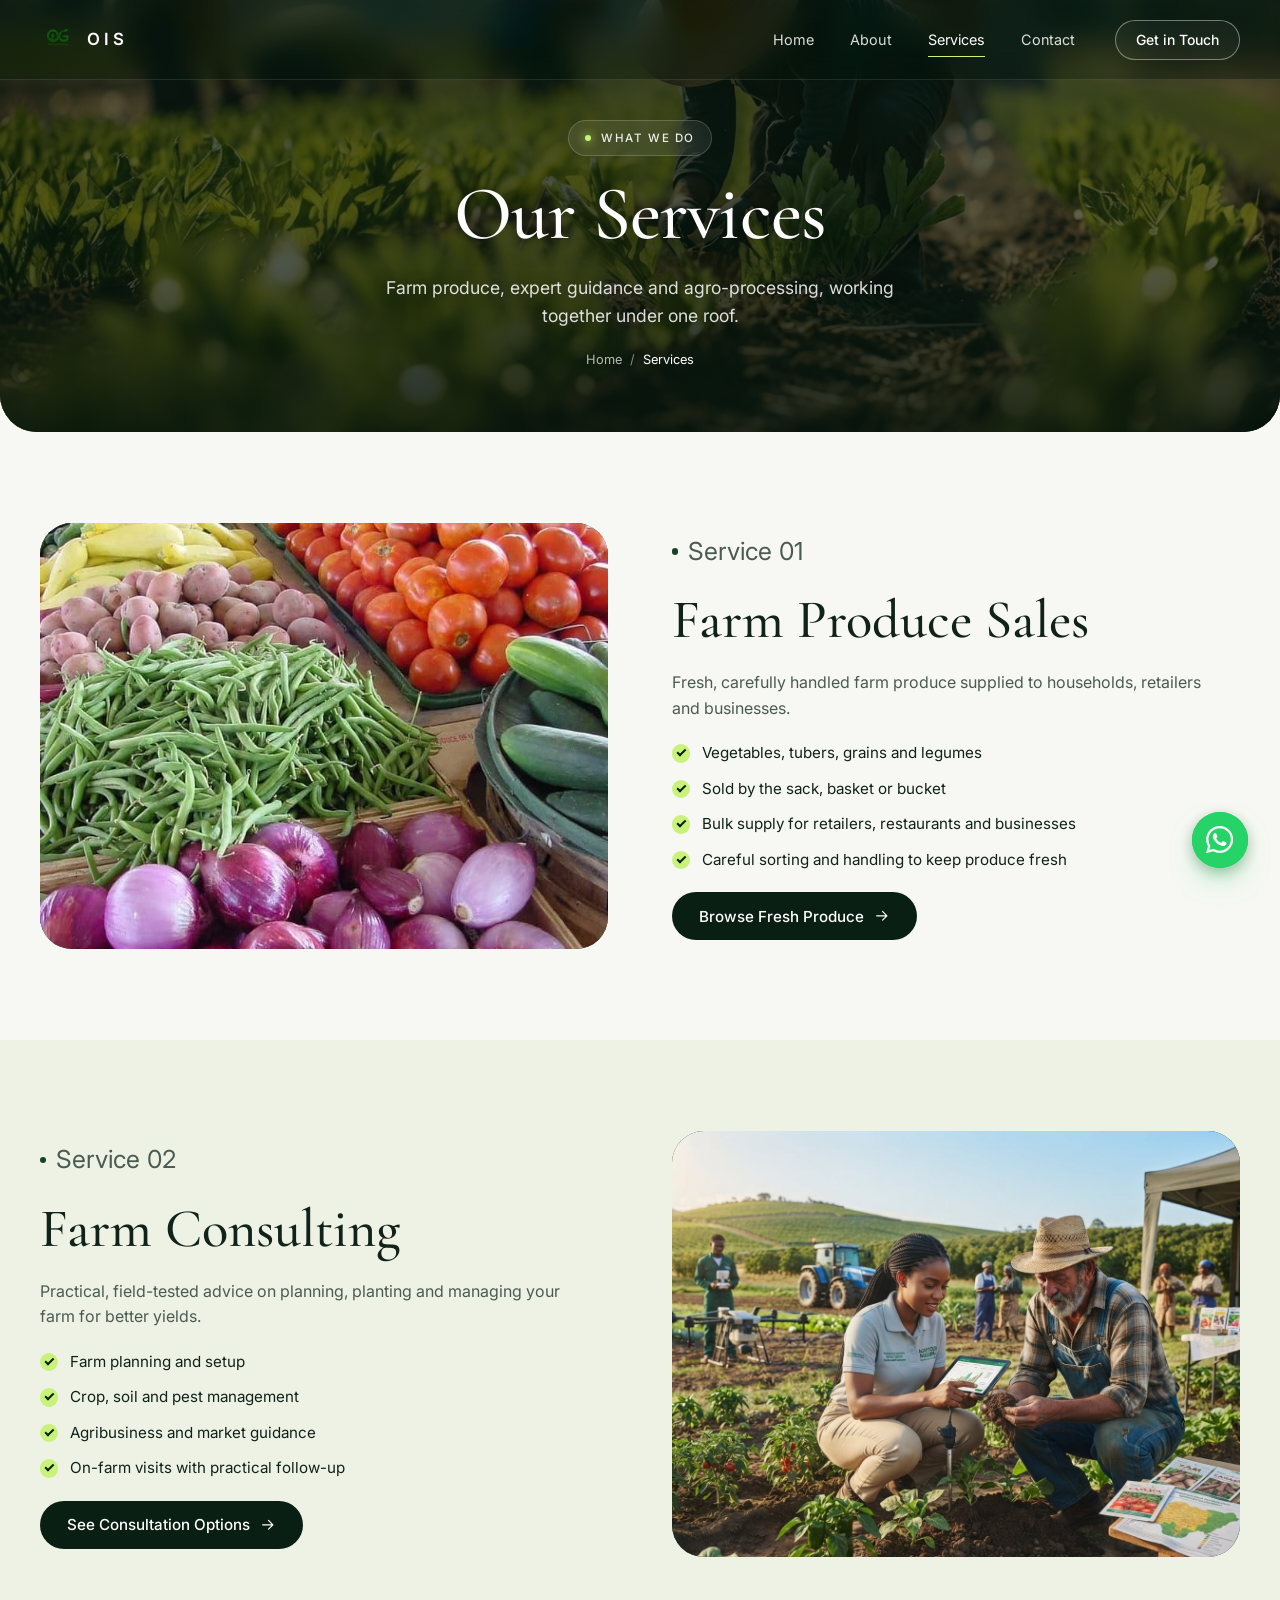
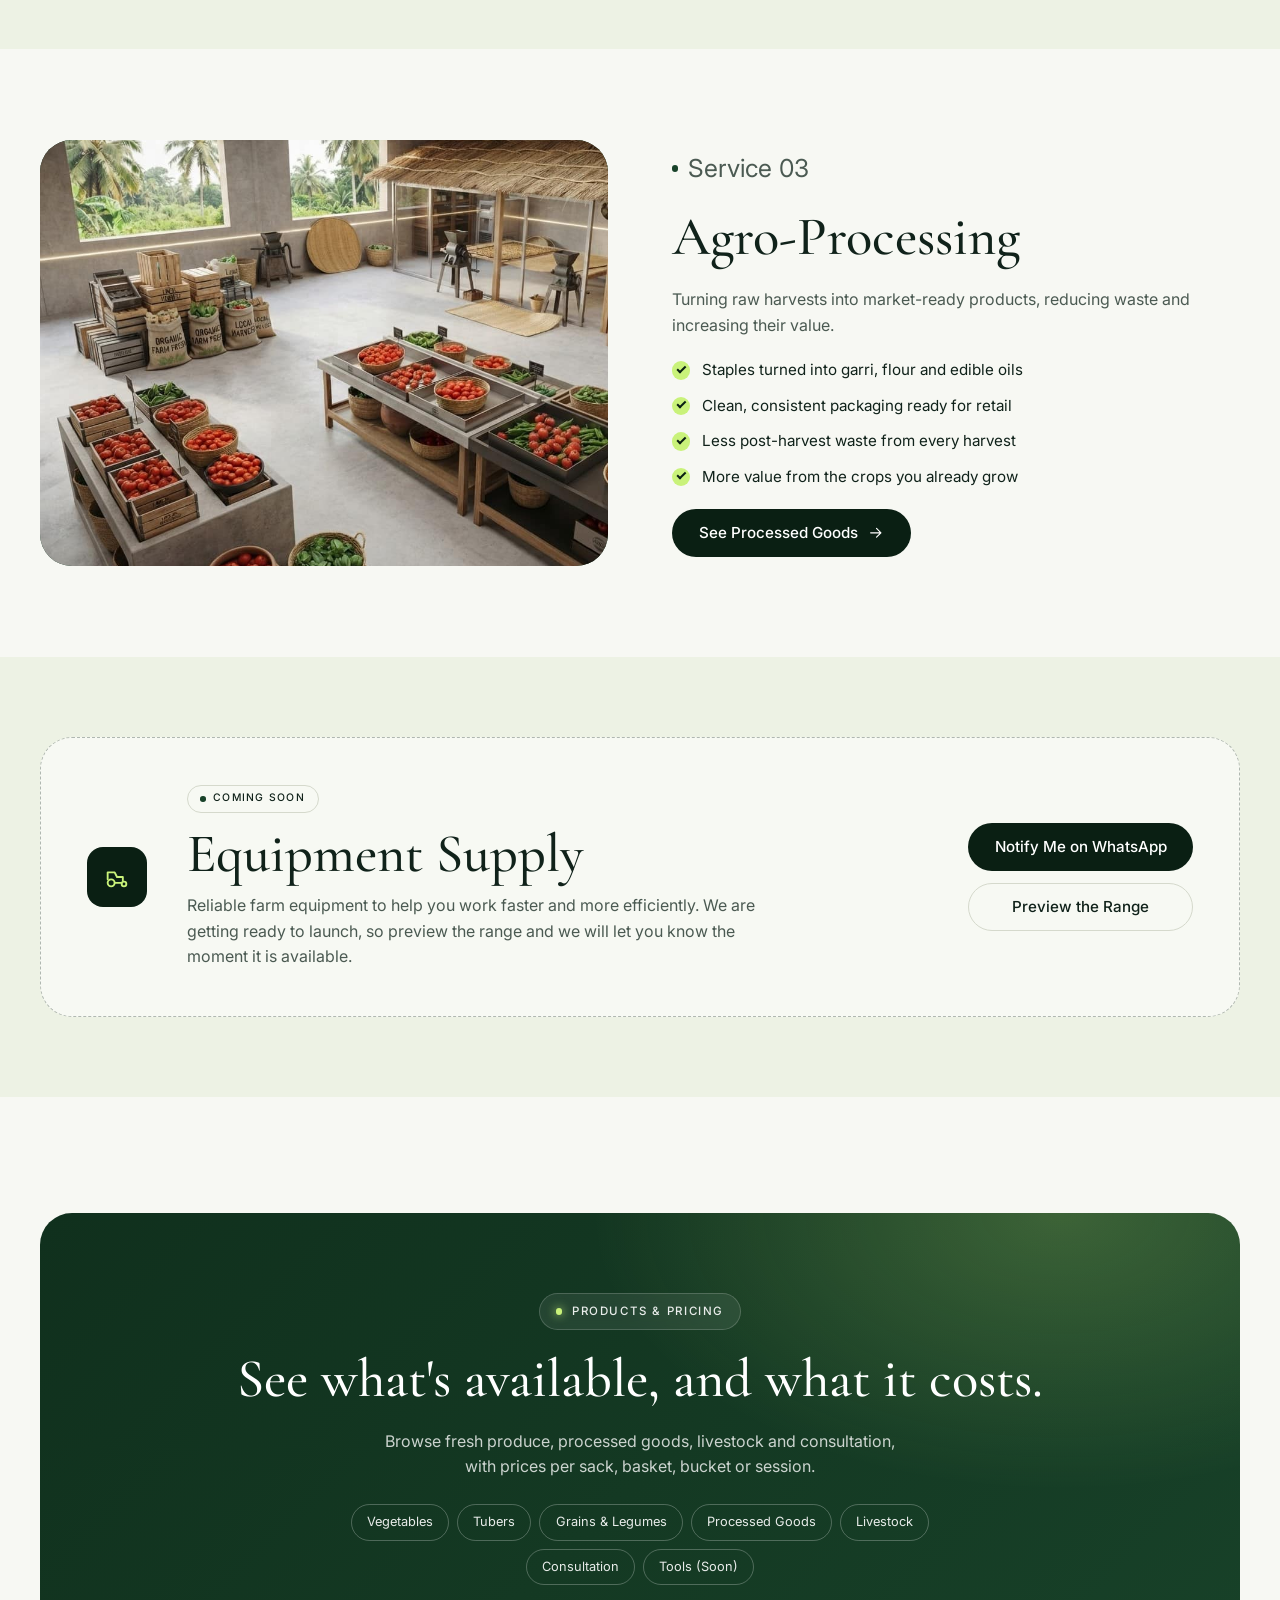
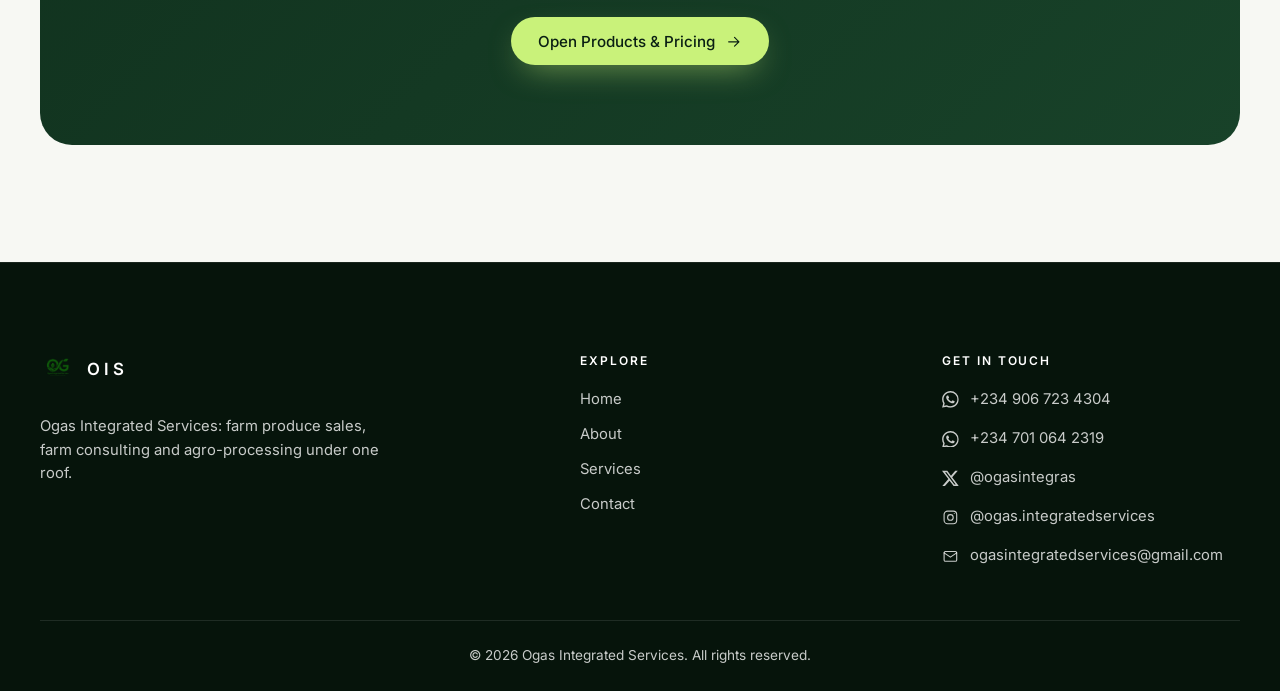
<file: Ogas agri services/features.html>
<!DOCTYPE html>
<html lang="en">
<head>
  <meta charset="UTF-8">
  <meta name="viewport" content="width=device-width, initial-scale=1">

  <title>Our Services | Ogas Integrated Services (OIS)</title>
  <meta name="description" content="Farm produce sales, expert farm consulting and agro-processing from Ogas Integrated Services (OIS), with farm equipment supply coming soon.">
  <meta name="theme-color" content="#06140b">

  <meta property="og:type" content="website">
  <meta property="og:title" content="Our Services | Ogas Integrated Services">
  <meta property="og:description" content="Farm produce sales, farm consulting and agro-processing under one roof.">

  <link rel="icon" href="assets/icons/logo.ico" sizes="any">

  <link rel="preconnect" href="https://fonts.googleapis.com">
  <link rel="preconnect" href="https://fonts.gstatic.com" crossorigin>
  <link href="https://fonts.googleapis.com/css2?family=Cormorant+Garamond:wght@500;600&family=Inter:wght@400;500;600&display=swap" rel="stylesheet">

  <link rel="stylesheet" href="css/style.css">
  <link rel="stylesheet" href="css/responsive.css">
  <link rel="stylesheet" href="css/features.css">

  <script src="js/main.js" defer></script>
</head>

<body>
  <!-- ===================================================================
       ICON SPRITE
       Icons that appear in several places are defined once here and reused
       with <use href="#icon-name">. Copy this block into every page that uses them.
       =================================================================== -->
  <svg class="svg-sprite" aria-hidden="true" focusable="false">
    <symbol id="icon-whatsapp" viewBox="0 0 24 24">
      <path d="M17.472 14.382c-.297-.149-1.758-.867-2.03-.967-.273-.099-.471-.148-.67.15-.197.297-.767.966-.94 1.164-.173.199-.347.223-.644.075-.297-.15-1.255-.463-2.39-1.475-.883-.788-1.48-1.761-1.653-2.059-.173-.297-.018-.458.13-.606.134-.133.298-.347.446-.52.149-.174.198-.298.298-.497.099-.198.05-.371-.025-.52-.075-.149-.669-1.612-.916-2.207-.242-.579-.487-.5-.669-.51-.173-.008-.371-.01-.57-.01-.198 0-.52.074-.792.372-.272.297-1.04 1.016-1.04 2.479 0 1.462 1.065 2.875 1.213 3.074.149.198 2.096 3.2 5.077 4.487.709.306 1.262.489 1.694.625.712.227 1.36.195 1.871.118.571-.085 1.758-.719 2.006-1.413.248-.694.248-1.289.173-1.413-.074-.124-.272-.198-.57-.347m-5.421 7.403h-.004a9.87 9.87 0 01-5.031-1.378l-.361-.214-3.741.982.998-3.648-.235-.374a9.86 9.86 0 01-1.51-5.26c.001-5.45 4.436-9.884 9.888-9.884 2.64 0 5.122 1.03 6.988 2.898a9.825 9.825 0 012.893 6.994c-.003 5.45-4.437 9.884-9.885 9.884m8.413-18.297A11.815 11.815 0 0012.05 0C5.495 0 .16 5.335.157 11.892c0 2.096.547 4.142 1.588 5.945L.057 24l6.305-1.654a11.882 11.882 0 005.683 1.448h.005c6.554 0 11.89-5.335 11.893-11.893a11.821 11.821 0 00-3.48-8.413Z"/>
    </symbol>
    <symbol id="icon-x" viewBox="0 0 24 24">
      <path d="M18.901 1.153h3.68l-8.04 9.19L24 22.846h-7.406l-5.8-7.584-6.638 7.584H.474l8.6-9.83L0 1.154h7.594l5.243 6.932ZM17.61 20.644h2.039L6.486 3.24H4.298Z"/>
    </symbol>
    <symbol id="icon-instagram" viewBox="0 0 24 24">
      <rect x="3" y="3" width="18" height="18" rx="5"/>
      <circle cx="12" cy="12" r="4"/>
      <circle cx="17.5" cy="6.5" r="0.75" fill="currentColor" stroke="none"/>
    </symbol>
    <symbol id="icon-mail" viewBox="0 0 24 24">
      <rect x="3" y="5" width="18" height="14" rx="2"/>
      <path d="m3 7 9 6 9-6"/>
    </symbol>
    <symbol id="icon-close" viewBox="0 0 24 24">
      <path d="M6 6l12 12M18 6L6 18"/>
    </symbol>
    <symbol id="icon-leaf" viewBox="0 0 24 24">
      <path d="M5 19c0-8 5-14 14-14 0 9-6 14-14 14z"/>
      <path d="M5 19c3-5 6-8 10-10"/>
    </symbol>
  </svg>

  <a class="skip-link" href="#main">Skip to main content</a>

  <!-- ===================================================================
       HEADER
       =================================================================== -->
  <header class="site-header" data-site-header>
    <div class="container site-header__inner">
      <a class="brand" href="index.html" aria-label="Ogas Integrated Services, home">
        <img class="brand__logo" src="assets/images/logo.png" alt="" width="36" height="36">
        <span class="brand__name">OIS</span>
      </a>

      <button class="nav-toggle" type="button" aria-controls="site-nav" aria-expanded="false" aria-label="Open menu" data-nav-toggle>
        <span class="nav-toggle__bar"></span>
        <span class="nav-toggle__bar"></span>
        <span class="nav-toggle__bar"></span>
      </button>

      <nav class="site-nav" id="site-nav" aria-label="Primary" data-site-nav>
        <ul class="site-nav__list">
          <li><a class="site-nav__link" href="index.html">Home</a></li>
          <li><a class="site-nav__link" href="about.html">About</a></li>
          <li><a class="site-nav__link" href="features.html" aria-current="page">Services</a></li>
          <li><a class="site-nav__link" href="contact.html">Contact</a></li>
        </ul>
        <a class="btn btn--outline btn--small" href="contact.html">Get in Touch</a>
      </nav>
    </div>
  </header>

  <main id="main">

    <!-- ===================================================================
         PAGE BANNER
         =================================================================== -->
    <section class="page-banner page-banner--features" aria-labelledby="page-title">
      <img class="page-banner__media" src="assets/images/hero.jpg" alt="" fetchpriority="high" decoding="async">
      <div class="page-banner__overlay" aria-hidden="true"></div>

      <div class="container page-banner__content">
        <p class="eyebrow"><span class="eyebrow__dot" aria-hidden="true"></span>What we do</p>
        <h1 class="page-banner__title" id="page-title">Our Services</h1>
        <p class="page-banner__lead">Farm produce, expert guidance and agro-processing, working together under one roof.</p>

        <nav aria-label="Breadcrumb">
          <ol class="breadcrumb">
            <li><a href="index.html">Home</a></li>
            <li aria-current="page">Services</li>
          </ol>
        </nav>
      </div>
    </section>

    <!-- ===================================================================
         SERVICE 01: FARM PRODUCE SALES
         =================================================================== -->
    <section class="section section--light service-detail" id="produce" aria-labelledby="produce-heading">
      <div class="container service-detail__layout">
        <div class="media-frame service-detail__media" data-reveal>
          <svg class="icon media-frame__placeholder" aria-hidden="true"><use href="#icon-leaf"/></svg>
          <img src="assets/images/services/farm-produce.jpg" alt="Freshly harvested vegetables ready for market" loading="lazy" decoding="async">
        </div>

        <div class="service-detail__content" data-reveal data-reveal-delay="100">
          <p class="section-tag">Service 01</p>
          <h2 class="service-detail__title" id="produce-heading">Farm Produce Sales</h2>
          <p class="service-detail__lead">
            Fresh, carefully handled farm produce supplied to households, retailers and businesses.
          </p>
          <ul class="check-list" role="list">
            <li>Vegetables, tubers, grains and legumes</li>
            <li>Sold by the sack, basket or bucket</li>
            <li>Bulk supply for retailers, restaurants and businesses</li>
            <li>Careful sorting and handling to keep produce fresh</li>
          </ul>
          <a class="btn btn--dark" href="catalog.html#vegetables">
            Browse Fresh Produce
            <svg class="icon btn__icon" viewBox="0 0 24 24" aria-hidden="true"><path d="M5 12h14M13 6l6 6-6 6"/></svg>
          </a>
        </div>
      </div>
    </section>

    <!-- ===================================================================
         SERVICE 02: FARM CONSULTING
         =================================================================== -->
    <section class="section section--light section--sage service-detail" id="consulting" aria-labelledby="consulting-heading">
      <div class="container service-detail__layout service-detail__layout--reverse">
        <div class="media-frame service-detail__media" data-reveal>
          <svg class="icon media-frame__placeholder" aria-hidden="true"><use href="#icon-leaf"/></svg>
          <img src="assets/images/services/consulting.jpg" alt="A farm consultant advising a farmer in the field" loading="lazy" decoding="async">
        </div>

        <div class="service-detail__content" data-reveal data-reveal-delay="100">
          <p class="section-tag">Service 02</p>
          <h2 class="service-detail__title" id="consulting-heading">Farm Consulting</h2>
          <p class="service-detail__lead">
            Practical, field-tested advice on planning, planting and managing your farm for better yields.
          </p>
          <ul class="check-list" role="list">
            <li>Farm planning and setup</li>
            <li>Crop, soil and pest management</li>
            <li>Agribusiness and market guidance</li>
            <li>On-farm visits with practical follow-up</li>
          </ul>
          <a class="btn btn--dark" href="catalog.html#consultation">
            See Consultation Options
            <svg class="icon btn__icon" viewBox="0 0 24 24" aria-hidden="true"><path d="M5 12h14M13 6l6 6-6 6"/></svg>
          </a>
        </div>
      </div>
    </section>

    <!-- ===================================================================
         SERVICE 03: AGRO-PROCESSING
         =================================================================== -->
    <section class="section section--light service-detail" id="processing" aria-labelledby="processing-heading">
      <div class="container service-detail__layout">
        <div class="media-frame service-detail__media" data-reveal>
          <svg class="icon media-frame__placeholder" aria-hidden="true"><use href="#icon-leaf"/></svg>
          <img src="assets/images/services/agro-processing.jpg" alt="Harvested crops being processed and packaged" loading="lazy" decoding="async">
        </div>

        <div class="service-detail__content" data-reveal data-reveal-delay="100">
          <p class="section-tag">Service 03</p>
          <h2 class="service-detail__title" id="processing-heading">Agro-Processing</h2>
          <p class="service-detail__lead">
            Turning raw harvests into market-ready products, reducing waste and increasing their value.
          </p>
          <ul class="check-list" role="list">
            <li>Staples turned into garri, flour and edible oils</li>
            <li>Clean, consistent packaging ready for retail</li>
            <li>Less post-harvest waste from every harvest</li>
            <li>More value from the crops you already grow</li>
          </ul>
          <a class="btn btn--dark" href="catalog.html#processed">
            See Processed Goods
            <svg class="icon btn__icon" viewBox="0 0 24 24" aria-hidden="true"><path d="M5 12h14M13 6l6 6-6 6"/></svg>
          </a>
        </div>
      </div>
    </section>

    <!-- ===================================================================
         COMING SOON: EQUIPMENT SUPPLY
         =================================================================== -->
    <section class="section section--light section--sage upcoming" id="equipment" aria-labelledby="equipment-heading">
      <div class="container">
        <div class="upcoming-panel" data-reveal>
          <span class="upcoming-panel__icon" aria-hidden="true">
            <svg class="icon" viewBox="0 0 24 24"><circle cx="7" cy="17" r="3"/><circle cx="18" cy="18" r="2"/><path d="M10 17h6M4 14V8h6l2 4h5v3"/></svg>
          </span>

          <div class="upcoming-panel__content">
            <span class="upcoming-panel__badge"><span class="upcoming-panel__badge-dot" aria-hidden="true"></span>Coming soon</span>
            <h2 class="upcoming-panel__title" id="equipment-heading">Equipment Supply</h2>
            <p class="upcoming-panel__text">
              Reliable farm equipment to help you work faster and more efficiently. We are getting
              ready to launch, so preview the range and we will let you know the moment it is available.
            </p>
          </div>

          <div class="upcoming-panel__actions">
            <a class="btn btn--dark" href="https://wa.me/2349067234304?text=Hello%20Ogas%20Integrated%20Services%2C%20please%20let%20me%20know%20when%20farm%20equipment%20supply%20launches." target="_blank" rel="noopener noreferrer">
              Notify Me on WhatsApp
            </a>
            <a class="btn btn--outline-dark" href="catalog.html#tools">Preview the Range</a>
          </div>
        </div>
      </div>
    </section>

    <!-- ===================================================================
         GATEWAY TO THE CATALOG
         =================================================================== -->
    <section class="section section--light gateway" aria-labelledby="gateway-heading">
      <div class="container">
        <div class="cta-panel" data-reveal>
          <p class="eyebrow"><span class="eyebrow__dot" aria-hidden="true"></span>Products &amp; Pricing</p>
          <h2 class="cta-panel__title" id="gateway-heading">See what's available, and what it costs.</h2>
          <p class="cta-panel__text">
            Browse fresh produce, processed goods, livestock and consultation, with prices per
            sack, basket, bucket or session.
          </p>

          <ul class="chip-list" role="list" aria-label="Jump to a catalog section">
            <li><a class="chip" href="catalog.html#vegetables">Vegetables</a></li>
            <li><a class="chip" href="catalog.html#tubers">Tubers</a></li>
            <li><a class="chip" href="catalog.html#grains">Grains &amp; Legumes</a></li>
            <li><a class="chip" href="catalog.html#processed">Processed Goods</a></li>
            <li><a class="chip" href="catalog.html#livestock">Livestock</a></li>
            <li><a class="chip" href="catalog.html#consultation">Consultation</a></li>
            <li><a class="chip" href="catalog.html#tools">Tools (Soon)</a></li>
          </ul>

          <div class="cta-panel__actions">
            <a class="btn btn--primary" href="catalog.html">
              Open Products &amp; Pricing
              <svg class="icon btn__icon" viewBox="0 0 24 24" aria-hidden="true"><path d="M5 12h14M13 6l6 6-6 6"/></svg>
            </a>
          </div>
        </div>
      </div>
    </section>

  </main>

  <!-- ===================================================================
       FOOTER
       =================================================================== -->
  <footer class="site-footer">
    <div class="container">
      <div class="site-footer__grid">
        <div class="site-footer__brand">
          <a class="brand" href="index.html" aria-label="Ogas Integrated Services, home">
            <img class="brand__logo" src="assets/images/logo.png" alt="" width="36" height="36">
            <span class="brand__name">OIS</span>
          </a>
          <p class="site-footer__blurb">
            Ogas Integrated Services: farm produce sales, farm consulting and agro-processing
            under one roof.
          </p>
        </div>

        <nav aria-label="Footer">
          <h2 class="site-footer__heading">Explore</h2>
          <ul class="site-footer__links" role="list">
            <li><a class="site-footer__link" href="index.html">Home</a></li>
            <li><a class="site-footer__link" href="about.html">About</a></li>
            <li><a class="site-footer__link" href="features.html">Services</a></li>
            <li><a class="site-footer__link" href="contact.html">Contact</a></li>
          </ul>
        </nav>

        <div>
          <h2 class="site-footer__heading">Get in touch</h2>
          <ul class="site-footer__links" role="list">
            <li>
              <a class="site-footer__link site-footer__link--icon" href="https://wa.me/2349067234304" target="_blank" rel="noopener noreferrer" aria-label="Chat on WhatsApp: +234 906 723 4304">
                <svg class="icon icon--filled" aria-hidden="true"><use href="#icon-whatsapp"/></svg>
                <span>+234 906 723 4304</span>
              </a>
            </li>
            <li>
              <a class="site-footer__link site-footer__link--icon" href="https://wa.me/2347010642319" target="_blank" rel="noopener noreferrer" aria-label="Chat on WhatsApp: +234 701 064 2319">
                <svg class="icon icon--filled" aria-hidden="true"><use href="#icon-whatsapp"/></svg>
                <span>+234 701 064 2319</span>
              </a>
            </li>
            <li>
              <a class="site-footer__link site-footer__link--icon" href="https://x.com/ogasintegras" target="_blank" rel="noopener noreferrer" aria-label="Follow us on X (Twitter): @ogasintegras">
                <svg class="icon icon--filled" aria-hidden="true"><use href="#icon-x"/></svg>
                <span>@ogasintegras</span>
              </a>
            </li>
            <li>
              <a class="site-footer__link site-footer__link--icon" href="https://www.instagram.com/ogas.integratedservices" target="_blank" rel="noopener noreferrer" aria-label="Follow us on Instagram: @ogas.integratedservices">
                <svg class="icon" aria-hidden="true"><use href="#icon-instagram"/></svg>
                <span>@ogas.integratedservices</span>
              </a>
            </li>
            <li>
              <a class="site-footer__link site-footer__link--icon" href="mailto:ogasintegratedservices@gmail.com">
                <svg class="icon" aria-hidden="true"><use href="#icon-mail"/></svg>
                <span>ogasintegratedservices@gmail.com</span>
              </a>
            </li>
          </ul>
        </div>
      </div>

      <div class="site-footer__bottom">
        <p>&copy; <span data-current-year>2026</span> Ogas Integrated Services. All rights reserved.</p>
      </div>
    </div>
  </footer>

  <!-- ===================================================================
       FLOATING WHATSAPP
       Same widget as index.html. Without JavaScript the round button is a plain link to the first line.
       With JavaScript (js/main.js) it opens a panel that lets the visitor pick a line.
       =================================================================== -->
  <div class="whatsapp-float" data-whatsapp-float>
    <div class="whatsapp-float__panel" id="whatsapp-panel" data-whatsapp-panel>
      <p class="whatsapp-float__title">Chat with us on WhatsApp</p>
      <p class="whatsapp-float__subtitle">Choose a line and we will reply as soon as we can.</p>
      <ul class="whatsapp-float__list" role="list">
        <li>
          <a class="whatsapp-float__link" href="https://wa.me/2349067234304?text=Hello%20Ogas%20Integrated%20Services%2C%20I%20would%20like%20to%20make%20an%20enquiry." target="_blank" rel="noopener noreferrer">
            <span class="whatsapp-float__link-icon" aria-hidden="true">
              <svg class="icon icon--filled"><use href="#icon-whatsapp"/></svg>
            </span>
            <span>
              <span class="whatsapp-float__link-label">Line 1</span>
              <span class="whatsapp-float__link-number">+234 906 723 4304</span>
            </span>
          </a>
        </li>
        <li>
          <a class="whatsapp-float__link" href="https://wa.me/2347010642319?text=Hello%20Ogas%20Integrated%20Services%2C%20I%20would%20like%20to%20make%20an%20enquiry." target="_blank" rel="noopener noreferrer">
            <span class="whatsapp-float__link-icon" aria-hidden="true">
              <svg class="icon icon--filled"><use href="#icon-whatsapp"/></svg>
            </span>
            <span>
              <span class="whatsapp-float__link-label">Line 2</span>
              <span class="whatsapp-float__link-number">+234 701 064 2319</span>
            </span>
          </a>
        </li>
      </ul>
    </div>

    <a class="whatsapp-float__button" href="https://wa.me/2349067234304?text=Hello%20Ogas%20Integrated%20Services%2C%20I%20would%20like%20to%20make%20an%20enquiry." target="_blank" rel="noopener noreferrer" aria-label="Chat with us on WhatsApp" data-whatsapp-toggle>
      <svg class="icon icon--filled whatsapp-float__icon whatsapp-float__icon--open" aria-hidden="true"><use href="#icon-whatsapp"/></svg>
      <svg class="icon whatsapp-float__icon whatsapp-float__icon--close" aria-hidden="true"><use href="#icon-close"/></svg>
    </a>
  </div>
</body>
</html>
</file>
<file: Ogas agri services/css/style.css>
:root {
  --color-forest-950: #06140b;
  --color-forest-900: #0a1f13;
  --color-forest-800: #10301d;
  --color-forest-700: #184229;
  --color-lime-400: #c9f27a;
  --color-lime-300: #d8f79b;
  --color-cream-50: #f7f8f3;
  --color-sage-100: #edf2e4;
  --color-stone-100: #eceee6;
  --color-stone-300: #d5d9cc;
  --color-ink-900: #10221a;
  --color-ink-600: #4b5a52;
  --color-white: #ffffff;
  --color-whatsapp: #25d366;

  --glass-bg: rgba(255, 255, 255, 0.08);
  --glass-bg-strong: rgba(6, 20, 11, 0.28);
  --glass-border: rgba(255, 255, 255, 0.18);

  --color-text-muted-on-dark: rgba(255, 255, 255, 0.78);

  --font-display: "Cormorant Garamond", "Iowan Old Style", "Palatino Linotype", Georgia, serif;
  --font-body: "Inter", system-ui, -apple-system, "Segoe UI", Roboto, sans-serif;

  --text-hero: clamp(2.6rem, 1.4rem + 5.2vw, 5.25rem);
  --text-h2: clamp(2.1rem, 1.4rem + 2.6vw, 3.4rem);

  --gutter: 1.25rem;
  --container-max: 1200px;
  --header-height: 4.5rem;
  --radius-md: 1rem;
  --radius-lg: 1.5rem;
  --radius-xl: 2rem;
  --radius-pill: 999px;
  --hero-scrim-y: 46%;

  --ease-out: cubic-bezier(0.2, 0.7, 0.2, 1);
}

*,
*::before,
*::after {
  box-sizing: border-box;
}

html {
  -webkit-text-size-adjust: 100%;
  scroll-behavior: smooth;
}

body {
  margin: 0;
  font-family: var(--font-body);
  font-size: 1rem;
  line-height: 1.6;
  color: var(--color-ink-900);
  background: var(--color-cream-50);
  -webkit-font-smoothing: antialiased;
  text-rendering: optimizeLegibility;
}

h1, h2, h3, p, ul, ol, figure {
  margin: 0;
}

img,
picture,
svg {
  display: block;
  max-width: 100%;
}

a {
  color: inherit;
}

button {
  font: inherit;
}

[hidden] {
  display: none !important;
}

section[id] {
  scroll-margin-top: var(--header-height);
}

:focus-visible {
  outline: 2px solid var(--color-lime-400);
  outline-offset: 3px;
}

.section--light :focus-visible {
  outline-color: var(--color-forest-700);
}

.icon {
  width: 1.25rem;
  height: 1.25rem;
  fill: none;
  stroke: currentColor;
  stroke-width: 1.6;
  stroke-linecap: round;
  stroke-linejoin: round;
}

.icon--filled {
  fill: currentColor;
  stroke: none;
}

.svg-sprite {
  position: absolute;
  width: 0;
  height: 0;
  overflow: hidden;
}

.container {
  width: min(100% - (var(--gutter) * 2), var(--container-max));
  margin-inline: auto;
}

.visually-hidden {
  position: absolute;
  width: 1px;
  height: 1px;
  margin: -1px;
  padding: 0;
  overflow: hidden;
  clip: rect(0, 0, 0, 0);
  white-space: nowrap;
  border: 0;
}

.skip-link {
  position: fixed;
  top: 0.75rem;
  left: 0.75rem;
  z-index: 200;
  padding: 0.7rem 1.1rem;
  border-radius: var(--radius-pill);
  background: var(--color-lime-400);
  color: var(--color-forest-900);
  font-weight: 600;
  text-decoration: none;
  transform: translateY(-200%);
  transition: transform 0.25s var(--ease-out);
}

.skip-link:focus {
  transform: translateY(0);
}

.btn {
  display: inline-flex;
  align-items: center;
  justify-content: center;
  gap: 0.6rem;
  min-height: 3rem;
  padding: 0.8rem 1.6rem;
  border: 1px solid transparent;
  border-radius: var(--radius-pill);
  font-size: 0.95rem;
  font-weight: 500;
  line-height: 1;
  text-decoration: none;
  white-space: nowrap;
  cursor: pointer;
  transition: transform 0.25s var(--ease-out), background-color 0.25s ease,
    border-color 0.25s ease, color 0.25s ease, box-shadow 0.25s ease;
}

.btn__icon {
  width: 1.1rem;
  height: 1.1rem;
  transition: transform 0.25s var(--ease-out);
}

.btn:hover .btn__icon {
  transform: translateX(4px);
}

.btn--small {
  min-height: 2.5rem;
  padding: 0.55rem 1.25rem;
  font-size: 0.875rem;
}

.btn--primary {
  background: var(--color-lime-400);
  color: var(--color-forest-900);
  box-shadow: 0 12px 32px -12px rgba(201, 242, 122, 0.6);
}

.btn--primary:hover {
  background: var(--color-lime-300);
  transform: translateY(-2px);
}

.btn--dark {
  background: var(--color-forest-900);
  color: var(--color-white);
}

.btn--dark:hover {
  background: var(--color-forest-700);
  transform: translateY(-2px);
}

.btn--outline {
  border-color: rgba(255, 255, 255, 0.4);
  background: rgba(255, 255, 255, 0.04);
  color: var(--color-white);
}

.btn--outline:hover {
  border-color: rgba(255, 255, 255, 0.75);
  background: rgba(255, 255, 255, 0.14);
}

.btn--outline-dark {
  border-color: var(--color-stone-300);
  background: transparent;
  color: var(--color-ink-900);
}

.btn--outline-dark:hover {
  border-color: var(--color-ink-900);
  background: var(--color-ink-900);
  color: var(--color-white);
}

.site-header {
  position: fixed;
  top: 0;
  right: 0;
  left: 0;
  z-index: 100;
  height: var(--header-height);
  color: var(--color-white);
  background: var(--glass-bg-strong);
  border-bottom: 1px solid rgba(255, 255, 255, 0.1);
  -webkit-backdrop-filter: blur(14px) saturate(140%);
  backdrop-filter: blur(14px) saturate(140%);
  transition: background-color 0.35s ease, box-shadow 0.35s ease;
}

@supports not ((backdrop-filter: blur(1px)) or (-webkit-backdrop-filter: blur(1px))) {
  .site-header {
    background: rgba(6, 20, 11, 0.85);
  }
}

.site-header.is-scrolled,
.site-header.is-nav-open {
  background: rgba(6, 20, 11, 0.88);
  box-shadow: 0 12px 32px -14px rgba(0, 0, 0, 0.55);
}

.site-header__inner {
  display: flex;
  align-items: center;
  justify-content: space-between;
  gap: 1.5rem;
  height: 100%;
}

.brand {
  display: inline-flex;
  align-items: center;
  gap: 0.7rem;
  color: var(--color-white);
  text-decoration: none;
}

.brand__logo {
  width: 2.25rem;
  height: 2.25rem;
  object-fit: contain;
}

.brand__name {
  font-size: 1.05rem;
  font-weight: 600;
  letter-spacing: 0.22em;
  text-transform: uppercase;
}

.nav-toggle {
  position: relative;
  width: 2.75rem;
  height: 2.75rem;
  padding: 0;
  border: 1px solid var(--glass-border);
  border-radius: 50%;
  background: rgba(255, 255, 255, 0.06);
  color: var(--color-white);
  cursor: pointer;
}

.nav-toggle__bar {
  position: absolute;
  left: 50%;
  width: 1.1rem;
  height: 2px;
  border-radius: 2px;
  background: currentColor;
  transform: translateX(-50%);
  transition: transform 0.3s var(--ease-out), opacity 0.2s ease;
}

.nav-toggle__bar:nth-child(1) { top: calc(50% - 6px); }
.nav-toggle__bar:nth-child(2) { top: calc(50% - 1px); }
.nav-toggle__bar:nth-child(3) { top: calc(50% + 4px); }

.nav-toggle[aria-expanded="true"] .nav-toggle__bar:nth-child(1) {
  transform: translateX(-50%) translateY(5px) rotate(45deg);
}
.nav-toggle[aria-expanded="true"] .nav-toggle__bar:nth-child(2) {
  opacity: 0;
}
.nav-toggle[aria-expanded="true"] .nav-toggle__bar:nth-child(3) {
  transform: translateX(-50%) translateY(-5px) rotate(-45deg);
}

.site-nav {
  position: absolute;
  top: 100%;
  right: 0;
  left: 0;
  display: flex;
  flex-direction: column;
  gap: 1.25rem;
  padding: 0.75rem var(--gutter) 1.5rem;
  background: rgba(6, 20, 11, 0.96);
  border-bottom: 1px solid var(--glass-border);
  opacity: 0;
  visibility: hidden;
  transform: translateY(-8px);
  transition: opacity 0.3s ease, transform 0.3s var(--ease-out), visibility 0s linear 0.3s;
}

.site-nav.is-open {
  opacity: 1;
  visibility: visible;
  transform: none;
  transition-delay: 0s;
}

.site-nav__list {
  display: flex;
  flex-direction: column;
  margin: 0;
  padding: 0;
  list-style: none;
}

.site-nav__link {
  display: block;
  padding: 0.9rem 0;
  border-bottom: 1px solid rgba(255, 255, 255, 0.08);
  color: rgba(255, 255, 255, 0.85);
  font-size: 1.05rem;
  text-decoration: none;
  transition: color 0.2s ease;
}

.site-nav__link:hover,
.site-nav__link[aria-current="page"] {
  color: var(--color-white);
}

.hero {
  position: relative;
  isolation: isolate;
  display: flex;
  flex-direction: column;
  justify-content: flex-start;
  padding-top: calc(var(--header-height) + 1.5rem);
  padding-bottom: 2rem;
  color: var(--color-white);
  background: var(--color-forest-900); 
  overflow: hidden;
  min-height: 640px;
  min-height: clamp(640px, 100vh, 1080px);
  min-height: clamp(640px, 100svh, 1080px);
}

.hero__media {
  position: absolute;
  inset: 0;
  z-index: -2;
}

.hero__media img {
  width: 100%;
  height: 100%;
  object-fit: cover;
  object-position: 62% 50%;
}

.hero__overlay {
  position: absolute;
  inset: 0;
  z-index: -1;
  background:
    radial-gradient(ellipse 90% 52% at 50% var(--hero-scrim-y), rgba(6, 20, 11, 0.5) 0%, rgba(6, 20, 11, 0) 100%),
    linear-gradient(
      180deg,
      rgba(6, 20, 11, 0.62) 0%,
      rgba(6, 20, 11, 0.18) 30%,
      rgba(6, 20, 11, 0.22) 55%,
      rgba(6, 20, 11, 0.6) 78%,
      rgba(6, 20, 11, 0.88) 100%
    );
}

.hero__content {
  display: flex;
  flex-direction: column;
  align-items: center;
  margin-top: auto;
  text-align: center;
}

.hero__copy {
  display: flex;
  flex-direction: column;
  align-items: center;
  gap: 1.25rem;
}

.hero__title {
  max-width: 11em;
  font-family: var(--font-display);
  font-size: var(--text-hero);
  font-weight: 500;
  line-height: 1.02;
  letter-spacing: -0.01em;
  text-wrap: balance;
  text-shadow: 0 2px 28px rgba(0, 0, 0, 0.35);
}

.hero__lead {
  max-width: 36rem;
  color: rgba(255, 255, 255, 0.85);
  font-size: clamp(0.95rem, 0.9rem + 0.25vw, 1.15rem);
  text-wrap: pretty;
  text-shadow: 0 1px 16px rgba(0, 0, 0, 0.4);
}

.hero__actions {
  margin-top: 1.75rem;
}

.eyebrow {
  display: inline-flex;
  align-items: center;
  gap: 0.6rem;
  padding: 0.5rem 1rem;
  border: 1px solid var(--glass-border);
  border-radius: var(--radius-pill);
  background: var(--glass-bg);
  -webkit-backdrop-filter: blur(10px);
  backdrop-filter: blur(10px);
  color: rgba(255, 255, 255, 0.9);
  font-size: 0.68rem;
  font-weight: 500;
  letter-spacing: 0.14em;
  text-transform: uppercase;
}

.eyebrow__dot {
  width: 0.4rem;
  height: 0.4rem;
  border-radius: 50%;
  background: var(--color-lime-400);
  box-shadow: 0 0 10px var(--color-lime-400);
}

.hero__bottom {
  margin-top: 1.75rem;
}

.feature-strip {
  display: grid;
  grid-template-columns: repeat(3, 1fr);
  gap: 0.75rem;
  margin: 0;
  padding: 0;
  list-style: none;
}

.feature {
  display: flex;
  flex-direction: column;
  align-items: center;
  gap: 0.45rem;
  text-align: center;
}

.feature__icon {
  flex-shrink: 0;
  color: rgba(255, 255, 255, 0.9);
}

.feature__icon .icon {
  width: 1rem;
  height: 1rem;
}

.feature__title {
  display: block;
  font-size: 0.625rem;
  font-weight: 500;
  letter-spacing: 0.12em;
  line-height: 1.4;
  text-transform: uppercase;
}

.feature__text {
  display: none;
}

.partners {
  display: flex;
  flex-direction: column;
  align-items: center;
  gap: 1.1rem;
  margin-top: auto;
  padding-top: 1.5rem; 
}

.partners__label {
  display: flex;
  align-items: center;
  gap: 1rem;
  width: 100%;
  max-width: 46rem;
  color: rgba(255, 255, 255, 0.7);
  font-size: 0.625rem;
  font-weight: 500;
  letter-spacing: 0.16em;
  text-transform: uppercase;
  white-space: nowrap;
}

.partners__label::before,
.partners__label::after {
  content: "";
  flex: 1;
  height: 1px;
  background: rgba(255, 255, 255, 0.18);
}

.partners__list {
  display: flex;
  flex-wrap: wrap;
  align-items: center;
  justify-content: center;
  gap: 0.75rem 2rem;
  margin: 0;
  padding: 0;
  list-style: none;
}

.partners__item {
  display: flex;
  align-items: center;
}

.partners__logo {
  width: auto;
  height: 1.35rem;
  max-width: 8rem;
  object-fit: contain;
  opacity: 0.9;
  transition: opacity 0.25s ease;
}

.partners__item:hover .partners__logo {
  opacity: 1;
}

@keyframes hero-rise {
  from {
    opacity: 0;
    transform: translateY(22px);
  }
  to {
    opacity: 1;
    transform: none;
  }
}

.hero__copy > *,
.hero__actions,
.hero__bottom,
.partners {
  animation: hero-rise 0.9s var(--ease-out) both;
}

.hero__copy > :nth-child(1) { animation-delay: 0.1s; }
.hero__copy > :nth-child(2) { animation-delay: 0.22s; }
.hero__copy > :nth-child(3) { animation-delay: 0.34s; }
.hero__actions               { animation-delay: 0.46s; }
.hero__bottom                { animation-delay: 0.58s; }
.partners                    { animation-delay: 0.7s; }

.section {
  padding-block: clamp(4rem, 2.5rem + 6vw, 7.5rem);
}

.section--light {
  background: var(--color-cream-50);
  color: var(--color-ink-900);
}

.section--dark {
  background:
    radial-gradient(ellipse 60% 40% at 50% 0%, rgba(201, 242, 122, 0.08), transparent 70%),
    var(--color-forest-900);
  color: var(--color-white);
}

.section--sage {
  background: var(--color-sage-100);
}

.section-heading {
  display: flex;
  flex-direction: column;
  align-items: center;
  gap: 1.25rem;
  max-width: 44rem;
  margin: 0 auto clamp(2.5rem, 2rem + 3vw, 4.5rem);
  text-align: center;
}

.section-heading__title {
  font-family: var(--font-display);
  font-size: var(--text-h2);
  font-weight: 500;
  line-height: 1.08;
  text-wrap: balance;
}

.section-heading__lead {
  color: var(--color-text-muted-on-dark);
  text-wrap: pretty;
}

.section-tag {
  display: inline-flex;
  align-items: center;
  gap: 0.6rem;
  color: var(--color-ink-600);
  font-size: 1.55rem;
}

.section-tag::before {
  content: "";
  width: 0.4rem;
  height: 0.4rem;
  border-radius: 50%;
  background: var(--color-forest-700);
}

.page-banner {
  --banner-radius: clamp(2rem, 1.6rem + 0.9vw, 2.5rem);

  position: relative;
  isolation: isolate; 
  display: flex;
  flex-direction: column;
  align-items: center;
  justify-content: center;
  min-height: clamp(24rem, 19rem + 8vw, 27rem);
  padding: calc(var(--header-height) + 2.5rem) 0 clamp(3.5rem, 3.1rem + 0.9vw, 4rem);
  overflow: hidden;
  border-radius: 0 0 var(--banner-radius) var(--banner-radius);
  background: var(--color-forest-900);
  color: var(--color-white);
  text-align: center;
}

.page-banner__media {
  position: absolute;
  inset: 0;
  z-index: -2;
  width: 100%;
  height: 100%;
  object-fit: cover;
  object-position: 62% 40%;
}

.page-banner__overlay {
  position: absolute;
  inset: 0;
  z-index: -1;
  background:
    radial-gradient(ellipse 70% 60% at 50% 55%, rgba(6, 20, 11, 0.45) 0%, rgba(6, 20, 11, 0) 100%),
    linear-gradient(180deg, rgba(6, 20, 11, 0.72) 0%, rgba(6, 20, 11, 0.55) 50%, rgba(6, 20, 11, 0.88) 100%);
}

.page-banner__content {
  display: flex;
  flex-direction: column;
  align-items: center;
  gap: 1.25rem;
}

.page-banner__title {
  font-family: var(--font-display);
  font-size: clamp(2.8rem, 1.6rem + 4.8vw, 4.75rem);
  font-weight: 500;
  line-height: 1.02;
  letter-spacing: -0.01em;
  text-shadow: 0 2px 28px rgba(0, 0, 0, 0.35);
}

.page-banner__lead {
  max-width: 32rem;
  color: rgba(255, 255, 255, 0.85);
  font-size: clamp(0.95rem, 0.9rem + 0.25vw, 1.15rem);
  text-shadow: 0 1px 16px rgba(0, 0, 0, 0.4);
}

.breadcrumb {
  display: flex;
  flex-wrap: wrap;
  justify-content: center;
  gap: 0.5rem;
  margin: 0;
  padding: 0;
  list-style: none;
  color: rgba(255, 255, 255, 0.7);
  font-size: 0.8rem;
}

.breadcrumb li + li::before {
  content: "/";
  margin-right: 0.5rem;
  opacity: 0.5;
}

.breadcrumb a {
  text-decoration: none;
  transition: color 0.2s ease;
}

.breadcrumb a:hover {
  color: var(--color-lime-400);
}

.breadcrumb [aria-current="page"] {
  color: var(--color-white);
}

.page-banner__content > * {
  animation: hero-rise 0.9s var(--ease-out) both;
}

.page-banner__content > :nth-child(1) { animation-delay: 0.1s; }
.page-banner__content > :nth-child(2) { animation-delay: 0.2s; }
.page-banner__content > :nth-child(3) { animation-delay: 0.3s; }
.page-banner__content > :nth-child(4) { animation-delay: 0.4s; }

.media-frame {
  position: relative;
  overflow: hidden;
  aspect-ratio: 4 / 3;
  border-radius: var(--radius-xl);
  background: linear-gradient(145deg, var(--color-forest-800), var(--color-forest-700));
}

.media-frame img {
  position: absolute;
  inset: 0;
  width: 100%;
  height: 100%;
  object-fit: cover;
}

.media-frame__placeholder {
  position: absolute;
  inset: 0;
  width: 2.5rem;
  height: 2.5rem;
  margin: auto;
  color: rgba(201, 242, 122, 0.45);
}

.media-frame.is-missing img {
  display: none;
}

.cta-panel {
  display: flex;
  flex-direction: column;
  align-items: center;
  gap: 1.25rem;
  padding: clamp(2.5rem, 2rem + 4vw, 5rem) clamp(1.5rem, 1rem + 4vw, 4rem);
  border-radius: var(--radius-xl);
  background:
    radial-gradient(ellipse 60% 80% at 85% 0%, rgba(201, 242, 122, 0.22), transparent 65%),
    linear-gradient(135deg, var(--color-forest-800), var(--color-forest-700));
  color: var(--color-white);
  text-align: center;
}

.cta-panel__title {
  max-width: 16em;
  font-family: var(--font-display);
  font-size: var(--text-h2);
  font-weight: 500;
  line-height: 1.08;
  text-wrap: balance;
}

.cta-panel__text {
  max-width: 34rem;
  color: var(--color-text-muted-on-dark);
  text-wrap: pretty;
}

.cta-panel__actions {
  display: flex;
  flex-wrap: wrap;
  justify-content: center;
  gap: 0.75rem;
  margin-top: 0.75rem;
}

.service-grid {
  display: grid;
  grid-template-columns: 1fr;
  gap: 1rem;
}

.service-card {
  position: relative;
  display: flex;
  flex-direction: column;
  align-items: flex-start;
  gap: 1rem;
  padding: 2rem 1.75rem;
  border: 1px solid rgba(255, 255, 255, 0.12);
  border-radius: var(--radius-lg);
  background: rgba(255, 255, 255, 0.04);
  -webkit-backdrop-filter: blur(10px);
  backdrop-filter: blur(10px);
  transition: transform 0.35s var(--ease-out), border-color 0.35s ease, background-color 0.35s ease;
}

.service-card:hover {
  transform: translateY(-6px);
  border-color: rgba(201, 242, 122, 0.45);
  background: rgba(255, 255, 255, 0.07);
}

.service-card__icon {
  display: grid;
  place-items: center;
  width: 3.25rem;
  height: 3.25rem;
  border-radius: var(--radius-md);
  background: rgba(201, 242, 122, 0.12);
  color: var(--color-lime-400);
}

.service-card__icon .icon {
  width: 1.5rem;
  height: 1.5rem;
}

.service-card__title {
  font-family: var(--font-display);
  font-size: 1.85rem;
  font-weight: 500;
  line-height: 1.1;
}

.service-card__text {
  flex: 1;
  color: var(--color-text-muted-on-dark);
  font-size: 0.95rem;
}

.service-card__link {
  display: inline-flex;
  align-items: center;
  gap: 0.5rem;
  color: var(--color-lime-400);
  font-size: 0.9rem;
  font-weight: 500;
  text-decoration: none;
}

.service-card__link .icon {
  width: 1rem;
  height: 1rem;
  transition: transform 0.25s var(--ease-out);
}

.service-card__link:hover .icon {
  transform: translateX(4px);
}

.service-card--upcoming {
  border-style: dashed;
  border-color: rgba(255, 255, 255, 0.22);
}

.service-card--upcoming:hover {
  transform: none;
  border-color: rgba(255, 255, 255, 0.35);
}

.service-card__badge {
  position: absolute;
  top: 1.25rem;
  right: 1.25rem;
  display: inline-flex;
  align-items: center;
  gap: 0.45rem;
  padding: 0.35rem 0.8rem;
  border: 1px solid var(--glass-border);
  border-radius: var(--radius-pill);
  background: var(--glass-bg);
  font-size: 0.65rem;
  font-weight: 500;
  letter-spacing: 0.12em;
  text-transform: uppercase;
}

.service-card__badge-dot {
  width: 0.35rem;
  height: 0.35rem;
  border-radius: 50%;
  background: var(--color-lime-400);
}

.site-footer {
  padding-top: clamp(3.5rem, 2.5rem + 4vw, 5.5rem);
  border-top: 1px solid rgba(255, 255, 255, 0.08);
  background: var(--color-forest-950);
  color: var(--color-text-muted-on-dark);
  font-size: 0.925rem;
}

.site-footer__grid {
  display: grid;
  gap: 2.5rem;
}

.site-footer__blurb {
  max-width: 22rem;
  margin-top: 1.25rem;
}

.site-footer__heading {
  margin-bottom: 1.1rem;
  color: var(--color-white);
  font-size: 0.75rem;
  font-weight: 600;
  letter-spacing: 0.16em;
  text-transform: uppercase;
}

.site-footer__links {
  display: grid;
  gap: 0.7rem;
  margin: 0;
  padding: 0;
  list-style: none;
}

.site-footer__link {
  color: inherit;
  text-decoration: none;
  transition: color 0.2s ease;
}

.site-footer__link:hover {
  color: var(--color-lime-400);
}

.site-footer__link--icon {
  display: inline-flex;
  align-items: center;
  gap: 0.7rem;
}

.site-footer__link--icon .icon {
  flex-shrink: 0;
  width: 1.05rem;
  height: 1.05rem;
}

.site-footer__bottom {
  margin-top: 3rem;
  padding-block: 1.5rem;
  border-top: 1px solid rgba(255, 255, 255, 0.1);
  font-size: 0.85rem;
  text-align: center;
}

.whatsapp-float {
  position: fixed;
  right: max(1rem, env(safe-area-inset-right, 0px));
  bottom: max(1rem, env(safe-area-inset-bottom, 0px));
  z-index: 90;
}

.whatsapp-float__button {
  position: relative;
  display: grid;
  place-items: center;
  width: 3.25rem;
  height: 3.25rem;
  border-radius: 50%;
  background: var(--color-whatsapp);
  color: var(--color-white);
  box-shadow: 0 14px 30px -10px rgba(37, 211, 102, 0.6), 0 4px 14px rgba(0, 0, 0, 0.25);
  text-decoration: none;
  cursor: pointer;
  transition: transform 0.3s var(--ease-out), box-shadow 0.3s ease;
}

.whatsapp-float__button:hover {
  transform: scale(1.07);
}

.whatsapp-float__button::before {
  content: "";
  position: absolute;
  inset: 0;
  z-index: -1;
  border-radius: 50%;
  background: var(--color-whatsapp);
  animation: whatsapp-pulse 2.8s ease-out infinite;
}

.whatsapp-float__button[aria-expanded="true"]::before {
  animation: none;
  opacity: 0;
}

@keyframes whatsapp-pulse {
  0% {
    opacity: 0.5;
    transform: scale(1);
  }
  70%,
  100% {
    opacity: 0;
    transform: scale(1.7);
  }
}

.whatsapp-float__icon {
  grid-area: 1 / 1;
  width: 1.7rem;
  height: 1.7rem;
  transition: opacity 0.25s ease, transform 0.3s var(--ease-out);
}

.whatsapp-float__icon--close {
  stroke-width: 2;
  opacity: 0;
  transform: rotate(-90deg) scale(0.6);
}

.whatsapp-float__button[aria-expanded="true"] .whatsapp-float__icon--open {
  opacity: 0;
  transform: rotate(90deg) scale(0.6);
}

.whatsapp-float__button[aria-expanded="true"] .whatsapp-float__icon--close {
  opacity: 1;
  transform: none;
}

.whatsapp-float__panel {
  position: absolute;
  right: 0;
  bottom: calc(100% + 0.75rem);
  width: min(19rem, calc(100vw - 2rem));
  padding: 1.1rem;
  border: 1px solid var(--glass-border);
  border-radius: var(--radius-lg);
  background: rgba(6, 20, 11, 0.92);
  -webkit-backdrop-filter: blur(16px) saturate(140%);
  backdrop-filter: blur(16px) saturate(140%);
  box-shadow: 0 24px 48px -16px rgba(0, 0, 0, 0.6);
  color: var(--color-white);
  opacity: 0;
  visibility: hidden;
  transform: translateY(8px) scale(0.98);
  transform-origin: bottom right;
  transition: opacity 0.25s ease, transform 0.3s var(--ease-out), visibility 0s linear 0.3s;
}

.whatsapp-float__panel.is-open {
  opacity: 1;
  visibility: visible;
  transform: none;
  transition-delay: 0s;
}

.whatsapp-float__title {
  font-family: var(--font-display);
  font-size: 1.4rem;
  font-weight: 500;
  line-height: 1.1;
}

.whatsapp-float__subtitle {
  margin-top: 0.4rem;
  color: var(--color-text-muted-on-dark);
  font-size: 0.85rem;
}

.whatsapp-float__list {
  display: grid;
  gap: 0.6rem;
  margin: 1rem 0 0;
  padding: 0;
  list-style: none;
}

.whatsapp-float__link {
  display: flex;
  align-items: center;
  gap: 0.85rem;
  padding: 0.7rem 0.85rem;
  border: 1px solid rgba(255, 255, 255, 0.12);
  border-radius: var(--radius-md);
  color: inherit;
  text-decoration: none;
  transition: border-color 0.25s ease, background-color 0.25s ease;
}

.whatsapp-float__link:hover {
  border-color: rgba(37, 211, 102, 0.6);
  background: rgba(37, 211, 102, 0.1);
}

.whatsapp-float__link-icon {
  display: grid;
  flex-shrink: 0;
  place-items: center;
  width: 2.25rem;
  height: 2.25rem;
  border-radius: 0.7rem;
  background: rgba(37, 211, 102, 0.16);
  color: var(--color-whatsapp);
}

.whatsapp-float__link-icon .icon {
  width: 1.15rem;
  height: 1.15rem;
}

.whatsapp-float__link-label {
  display: block;
  color: var(--color-text-muted-on-dark);
  font-size: 0.7rem;
  letter-spacing: 0.12em;
  text-transform: uppercase;
}

.whatsapp-float__link-number {
  display: block;
  font-size: 0.95rem;
  font-weight: 500;
}

.js-enabled [data-reveal] {
  opacity: 0;
  transform: translateY(26px);
  transition: opacity 0.8s ease, transform 0.8s var(--ease-out);
  transition-delay: var(--reveal-delay, 0ms);
}

.js-enabled [data-reveal].is-visible {
  opacity: 1;
  transform: none;
}

@media (prefers-reduced-motion: reduce) {
  html {
    scroll-behavior: auto;
  }

  *,
  *::before,
  *::after {
    animation-duration: 0.01ms !important;
    animation-delay: 0ms !important;
    transition-duration: 0.01ms !important;
    transition-delay: 0ms !important;
  }

  .js-enabled [data-reveal] {
    opacity: 1;
    transform: none;
  }

  .whatsapp-float__button::before {
    animation: none;
  }
}
</file>
<file: Ogas agri services/css/responsive.css>
/* ==========================================================================
   Ogas Integrated Services (OIS v1)
   css/responsive.css — mobile-first breakpoints.

   The base (phone) styles live in css/style.css. This file only ever adds
   or overrides styles as the screen gets wider, using min-width queries:

     768px  — tablets
     1024px — laptops / desktop (full desktop navigation)
     1280px — large desktop
   ========================================================================== */

/* --------------------------------------------------------------------------
   Tablets — 768px and up
   -------------------------------------------------------------------------- */
@media (min-width: 768px) {
  :root {
    --gutter: 2rem;
    --header-height: 5rem;

    /* On wider screens the copy block sits a little higher in the stack */
    --hero-scrim-y: 40%;
  }

  /* Hero stack: a touch more room at the bottom, larger gaps between the groups */
  .hero {
    padding-bottom: 2.5rem;
  }

  .hero__copy {
    gap: 1.5rem;
  }

  .hero__actions {
    margin-top: 2rem;
  }

  .hero__bottom {
    margin-top: 2.5rem;
  }

  /* Feature highlights: icon beside text, centred as a compact group */
  .feature-strip {
    display: flex;
    justify-content: center;
    gap: 2.5rem;
    max-width: 56rem;
    margin-inline: auto;
  }

  .feature {
    flex-direction: row;
    align-items: flex-start;
    gap: 0.75rem;
    text-align: left;
  }

  /* Nudges the icon down so it lines up with the first line of the title */
  .feature__icon {
    margin-top: 0.05rem;
  }

  .feature__title {
    font-size: 0.6875rem;
  }

  .feature__text {
    display: block;
    max-width: 14rem;
    margin-top: 0.25rem;
    color: var(--color-text-muted-on-dark);
    font-size: 0.75rem;
    line-height: 1.5;
  }

  .partners__list {
    gap: 0.75rem 3rem;
  }

  .partners__logo {
    height: 1.5rem;
    max-width: 9rem;
  }

  .service-grid {
    grid-template-columns: repeat(2, 1fr);
  }

  .site-footer__grid {
    grid-template-columns: repeat(2, 1fr);
  }

  .site-footer__brand {
    grid-column: 1 / -1;
  }

  /* Floating WhatsApp: slightly larger, a little further from the screen edge */
  .whatsapp-float {
    right: 1.5rem;
    bottom: 1.5rem;
  }

  .whatsapp-float__button {
    width: 3.5rem;
    height: 3.5rem;
  }
}

/* --------------------------------------------------------------------------
   Desktop — 1024px and up
   -------------------------------------------------------------------------- */
@media (min-width: 1024px) {
  /* Full navigation replaces the hamburger menu */
  .nav-toggle {
    display: none;
  }

  .site-nav {
    position: static;
    flex-direction: row;
    align-items: center;
    gap: 2.5rem;
    padding: 0;
    background: transparent;
    border-bottom: 0;
    opacity: 1;
    visibility: visible;
    transform: none;
    transition: none;
  }

  .site-nav__list {
    flex-direction: row;
    gap: 2.25rem;
  }

  .site-nav__link {
    position: relative;
    padding: 0.4rem 0;
    border-bottom: 0;
    font-size: 0.9rem;
  }

  /* Animated underline on hover and for the current page */
  .site-nav__link::after {
    content: "";
    position: absolute;
    right: 0;
    bottom: 0;
    left: 0;
    height: 1px;
    background: var(--color-lime-400);
    transform: scaleX(0);
    transform-origin: left;
    transition: transform 0.3s var(--ease-out);
  }

  .site-nav__link:hover::after,
  .site-nav__link[aria-current="page"]::after {
    transform: scaleX(1);
  }

  .eyebrow {
    font-size: 0.72rem;
  }

  .hero {
    padding-bottom: 3rem;
  }

  .feature-strip {
    gap: 4rem;
  }

  .partners__list {
    gap: 0.75rem 3.5rem;
  }

  .partners__logo {
    height: 1.65rem;
    max-width: 10rem;
  }

  .service-grid {
    grid-template-columns: repeat(4, 1fr);
  }

  .site-footer__grid {
    grid-template-columns: 1.6fr 1fr 1fr;
    gap: 4rem;
  }

  .site-footer__brand {
    grid-column: auto;
  }

  .whatsapp-float {
    right: 2rem;
    bottom: 2rem;
  }
}

/* --------------------------------------------------------------------------
   Large desktop — 1280px and up
   -------------------------------------------------------------------------- */
@media (min-width: 1280px) {
  :root {
    --gutter: 2.5rem;
  }

  .service-card {
    padding: 2.25rem 2rem;
  }
}
</file>
<file: Ogas agri services/css/about.css>
:root {
  --text-statement: clamp(1.7rem, 1.2rem + 1.9vw, 2.9rem);
}

/* --------------------------------------------------------------------------
   2. Who we are — pill tabs + statement
   -------------------------------------------------------------------------- */
.about__tabs {
  display: flex;
  flex-wrap: wrap;
  gap: 0.5rem;
  margin-bottom: clamp(2rem, 1.5rem + 2vw, 3.5rem);
}

.pill-tab {
  padding: 0.6rem 1.25rem;
  border: 1px solid var(--color-stone-300);
  border-radius: var(--radius-pill);
  background: transparent;
  color: var(--color-ink-900);
  font-size: 0.875rem;
  cursor: pointer;
  transition: background-color 0.25s ease, border-color 0.25s ease;
}

.pill-tab:hover {
  border-color: var(--color-ink-900);
}

.pill-tab[aria-selected="true"] {
  border-color: var(--color-lime-400);
  background: var(--color-lime-400);
  font-weight: 500;
}

.about__layout {
  display: grid;
  gap: 1.5rem;
}

.about__panel {
  display: flex;
  flex-direction: column;
  align-items: flex-start;
  gap: 1.5rem;
  animation: panel-fade 0.5s var(--ease-out) both;
}

@keyframes panel-fade {
  from {
    opacity: 0;
    transform: translateY(10px);
  }
  to {
    opacity: 1;
    transform: none;
  }
}

.about__statement {
  font-family: var(--font-display);
  font-size: var(--text-statement);
  font-weight: 500;
  line-height: 1.18;
  text-wrap: balance;
}

.about__support {
  max-width: 44rem;
  color: var(--color-ink-600);
  font-size: 0.95rem;
}

/* --------------------------------------------------------------------------
   3. Numbers — photo + stat cards
   -------------------------------------------------------------------------- */
.stat-grid {
  display: grid;
  grid-template-columns: 1fr;
  gap: 1rem;
  margin-top: clamp(3rem, 2rem + 4vw, 5.5rem);
}

.stat-card {
  position: relative;
  min-height: 17rem;
  overflow: hidden;
  border-radius: var(--radius-lg);
}

.stat-card--image {
  background: var(--color-forest-700);
}

.stat-card--image img {
  position: absolute;
  inset: 0;
  width: 100%;
  height: 100%;
  object-fit: cover;
  object-position: 60% 50%;
  transition: transform 0.9s var(--ease-out);
}

.stat-card--image:hover img {
  transform: scale(1.05);
}

.stat-card--neutral,
.stat-card--dark,
.stat-card--cta {
  display: flex;
  flex-direction: column;
  justify-content: space-between;
  gap: 2rem;
  padding: 1.75rem;
}

.stat-card--neutral {
  background: var(--color-stone-100);
}

.stat-card--dark {
  background: var(--color-forest-900);
  color: var(--color-white);
}

.stat-card--dark .stat-card__value {
  color: var(--color-lime-400);
}

.stat-card--dark .stat-card__text {
  color: var(--color-text-muted-on-dark);
}

.stat-card--cta {
  background: var(--color-lime-400);
  color: var(--color-forest-900);
  text-decoration: none;
  transition: transform 0.35s var(--ease-out), background-color 0.25s ease;
}

.stat-card--cta:hover {
  background: var(--color-lime-300);
  transform: translateY(-4px);
}

.stat-card__value {
  font-family: var(--font-display);
  font-size: clamp(3.5rem, 2.5rem + 4vw, 5rem);
  font-weight: 500;
  line-height: 1;
}

.stat-card__headline {
  margin-bottom: 0.6rem;
  font-family: var(--font-display);
  font-size: 2rem;
  font-weight: 500;
  line-height: 1.1;
}

.stat-card__title {
  margin-bottom: 0.5rem;
  font-size: 1.05rem;
  font-weight: 600;
}

.stat-card__text {
  color: rgba(16, 34, 26, 0.75);
  font-size: 0.9rem;
}

.stat-card__arrow {
  display: grid;
  place-items: center;
  align-self: flex-end;
  width: 2.75rem;
  height: 2.75rem;
  border-radius: 50%;
  background: var(--color-forest-900);
  color: var(--color-lime-400);
  transition: transform 0.25s var(--ease-out);
}

.stat-card--cta:hover .stat-card__arrow {
  transform: translate(3px, -3px);
}

/* --------------------------------------------------------------------------
   4. Section intro (title left, paragraph right) — used on light sections
   -------------------------------------------------------------------------- */
.section-intro {
  display: grid;
  gap: 1rem;
  margin-bottom: clamp(2rem, 1.5rem + 2.5vw, 3.5rem);
}

.section-intro__heading {
  display: flex;
  flex-direction: column;
  align-items: flex-start;
  gap: 1rem;
}

.section-intro__title {
  font-family: var(--font-display);
  font-size: var(--text-h2);
  font-weight: 500;
  line-height: 1.08;
  text-wrap: balance;
}

.section-intro__text {
  max-width: 34rem;
  color: var(--color-ink-600);
  text-wrap: pretty;
}

/* --------------------------------------------------------------------------
   5. Values
   -------------------------------------------------------------------------- */
.value-grid {
  display: grid;
  grid-template-columns: 1fr;
  gap: 1rem;
}

.value-card {
  display: flex;
  flex-direction: column;
  align-items: flex-start;
  gap: 1rem;
  padding: 2rem 1.75rem;
  border-radius: var(--radius-lg);
  background: var(--color-white);
  transition: transform 0.35s var(--ease-out);
}

.value-card:hover {
  transform: translateY(-6px);
}

.value-card--featured {
  background: var(--color-forest-900);
  color: var(--color-white);
}

.value-card__icon {
  display: grid;
  place-items: center;
  width: 3.25rem;
  height: 3.25rem;
  border-radius: var(--radius-md);
  background: var(--color-sage-100);
  color: var(--color-forest-700);
}

.value-card--featured .value-card__icon {
  background: rgba(201, 242, 122, 0.14);
  color: var(--color-lime-400);
}

.value-card__icon .icon {
  width: 1.5rem;
  height: 1.5rem;
}

.value-card__title {
  font-family: var(--font-display);
  font-size: 1.85rem;
  font-weight: 500;
  line-height: 1.1;
}

.value-card__text {
  color: var(--color-ink-600);
  font-size: 0.95rem;
}

.value-card--featured .value-card__text {
  color: var(--color-text-muted-on-dark);
}

/* --------------------------------------------------------------------------
   6. How we work
   -------------------------------------------------------------------------- */
.process-list {
  display: grid;
  grid-template-columns: 1fr;
  gap: 1rem;
  margin: 0;
  padding: 0;
  list-style: none;
}

.process-step {
  display: flex;
  align-items: flex-start;
  gap: 1.25rem;
  padding: 1.75rem;
  border: 1px solid rgba(255, 255, 255, 0.12);
  border-radius: var(--radius-lg);
  background: rgba(255, 255, 255, 0.04);
  -webkit-backdrop-filter: blur(10px);
  backdrop-filter: blur(10px);
}

.process-step__number {
  flex-shrink: 0;
  min-width: 3.25rem;
  color: var(--color-lime-400);
  font-family: var(--font-display);
  font-size: 2.75rem;
  font-weight: 500;
  line-height: 1;
}

.process-step__title {
  margin-bottom: 0.4rem;
  font-family: var(--font-display);
  font-size: 1.6rem;
  font-weight: 500;
  line-height: 1.1;
}

.process-step__text {
  color: var(--color-text-muted-on-dark);
  font-size: 0.95rem;
}

.process__cta {
  display: flex;
  justify-content: center;
  margin-top: clamp(2rem, 1.5rem + 2vw, 3rem);
}

@media (min-width: 768px) {
  .stat-grid {
    grid-template-columns: repeat(2, 1fr);
  }

  .stat-card {
    min-height: 20rem;
  }

  .process-list {
    grid-template-columns: repeat(2, 1fr);
  }
}

@media (min-width: 1024px) {
  .about__layout {
    grid-template-columns: 1fr 2.6fr;
    gap: 3rem;
  }

  .stat-grid {
    grid-template-columns: repeat(4, 1fr);
  }

  .section-intro {
    grid-template-columns: 1fr 1fr;
    align-items: end;
    gap: 3rem;
  }

  .section-intro__text {
    justify-self: end;
  }

  .value-grid {
    grid-template-columns: repeat(3, 1fr);
  }

  .process-list {
    grid-template-columns: repeat(4, 1fr);
  }

  .process-step {
    flex-direction: column;
    gap: 1.5rem;
  }
}

@media (min-width: 1280px) {
  .value-card {
    padding: 2.25rem 2rem;
  }

  .process-step {
    padding: 2rem;
  }
}
</file>
<file: Ogas agri services/css/features.css>
.page-banner--features .page-banner__media {
  object-position: 60% 70%;
}

/* --------------------------------------------------------------------------
   2. Service detail blocks (photo + text, alternating sides on desktop)
   -------------------------------------------------------------------------- */
.service-detail {
  padding-block: clamp(3.5rem, 2.5rem + 4vw, 6rem);
}

.service-detail__layout {
  display: grid;
  gap: 2rem;
  align-items: center;
}

.service-detail__content {
  display: flex;
  flex-direction: column;
  align-items: flex-start;
  gap: 1.25rem;
}

.service-detail__title {
  font-family: var(--font-display);
  font-size: var(--text-h2);
  font-weight: 500;
  line-height: 1.08;
  text-wrap: balance;
}

.service-detail__lead {
  max-width: 34rem;
  color: var(--color-ink-600);
  text-wrap: pretty;
}

/* --------------------------------------------------------------------------
   3. Check list — lime tick beside each point
   -------------------------------------------------------------------------- */
.check-list {
  display: grid;
  gap: 0.7rem;
  margin: 0;
  padding: 0;
  list-style: none;
}

.check-list li {
  position: relative;
  padding-left: 1.9rem;
  font-size: 0.95rem;
}

.check-list li::before {
  content: "";
  position: absolute;
  top: 0.2em;
  left: 0;
  width: 1.15rem;
  height: 1.15rem;
  border-radius: 50%;
  background: var(--color-lime-400);
}

.check-list li::after {
  content: "";
  position: absolute;
  top: 0.38em;
  left: 0.42rem;
  width: 0.3rem;
  height: 0.55rem;
  border: solid var(--color-forest-900);
  border-width: 0 2px 2px 0;
  transform: rotate(45deg);
}

/* --------------------------------------------------------------------------
   4. Coming-soon panel (Equipment Supply)
   -------------------------------------------------------------------------- */
.upcoming {
  padding-block: clamp(3rem, 2rem + 4vw, 5rem);
}

.upcoming-panel {
  display: grid;
  gap: 1.5rem;
  padding: clamp(1.75rem, 1.25rem + 2vw, 3rem);
  border: 1px dashed rgba(16, 34, 26, 0.3);
  border-radius: var(--radius-xl);
  background: rgba(255, 255, 255, 0.55);
}

.upcoming-panel__icon {
  display: grid;
  place-items: center;
  width: 3.75rem;
  height: 3.75rem;
  border-radius: var(--radius-md);
  background: var(--color-forest-900);
  color: var(--color-lime-400);
}

.upcoming-panel__icon .icon {
  width: 1.75rem;
  height: 1.75rem;
}

.upcoming-panel__badge {
  display: inline-flex;
  align-items: center;
  gap: 0.45rem;
  padding: 0.3rem 0.8rem;
  border: 1px solid var(--color-stone-300);
  border-radius: var(--radius-pill);
  font-size: 0.65rem;
  font-weight: 500;
  letter-spacing: 0.12em;
  text-transform: uppercase;
}

.upcoming-panel__badge-dot {
  width: 0.35rem;
  height: 0.35rem;
  border-radius: 50%;
  background: var(--color-forest-700);
}

.upcoming-panel__title {
  margin-top: 0.75rem;
  font-family: var(--font-display);
  font-size: var(--text-h2);
  font-weight: 500;
  line-height: 1.08;
}

.upcoming-panel__text {
  max-width: 36rem;
  margin-top: 0.6rem;
  color: var(--color-ink-600);
  text-wrap: pretty;
}

.upcoming-panel__actions {
  display: flex;
  flex-wrap: wrap;
  gap: 0.75rem;
}

/* --------------------------------------------------------------------------
   5. Catalog gateway chips (inside the shared .cta-panel)
   -------------------------------------------------------------------------- */
.chip-list {
  display: flex;
  flex-wrap: wrap;
  justify-content: center;
  gap: 0.5rem;
  max-width: 40rem;
  margin: 0.25rem 0 0;
  padding: 0;
  list-style: none;
}

.chip {
  display: inline-block;
  padding: 0.45rem 0.95rem;
  border: 1px solid rgba(255, 255, 255, 0.25);
  border-radius: var(--radius-pill);
  color: rgba(255, 255, 255, 0.9);
  font-size: 0.8rem;
  text-decoration: none;
  transition: border-color 0.25s ease, color 0.25s ease, background-color 0.25s ease;
}

.chip:hover {
  border-color: var(--color-lime-400);
  background: rgba(201, 242, 122, 0.08);
  color: var(--color-lime-400);
}

@media (min-width: 1024px) {
  .service-detail__layout {
    grid-template-columns: 1fr 1fr;
    gap: 4rem;
  }

  .service-detail__layout--reverse .service-detail__media {
    order: 2;
  }

  .upcoming-panel {
    grid-template-columns: auto 1fr auto;
    align-items: center;
    gap: 2.5rem;
  }

  .upcoming-panel__actions {
    flex-direction: column;
    align-items: stretch;
  }
}
</file>
